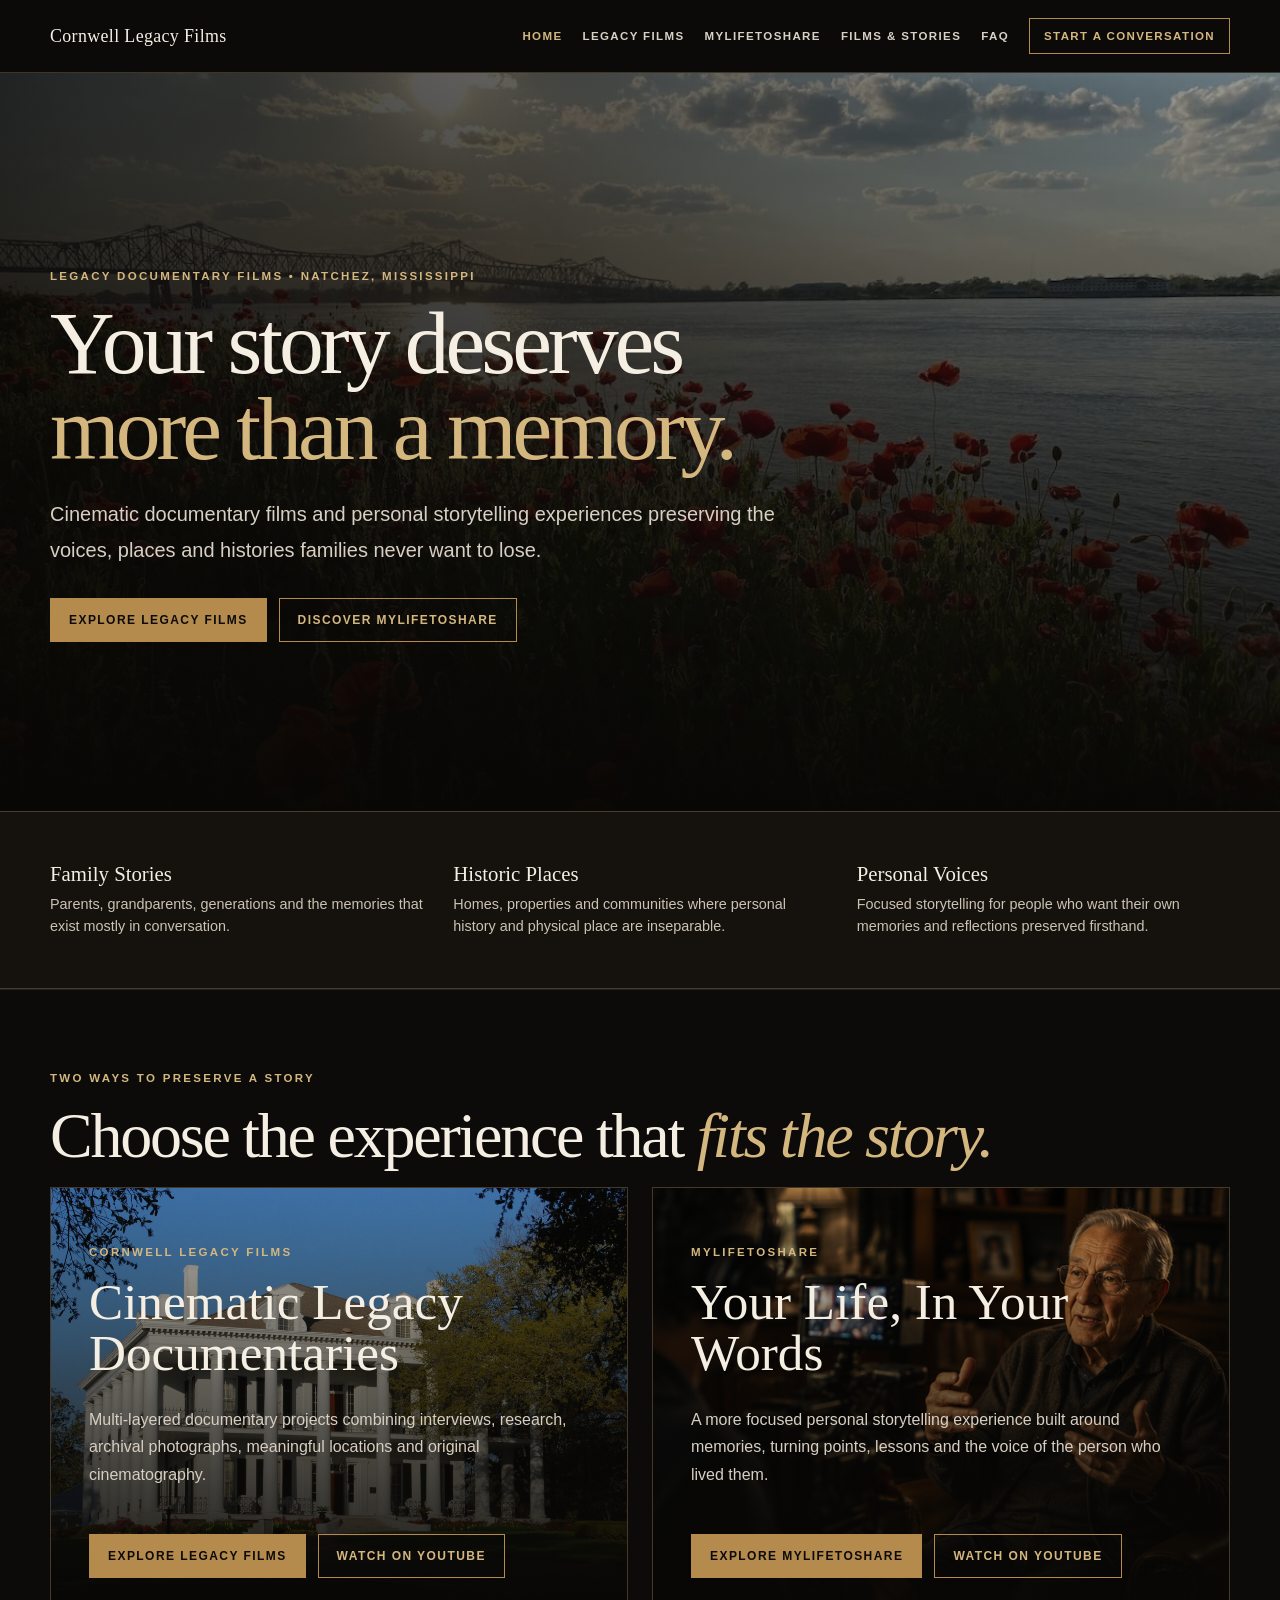
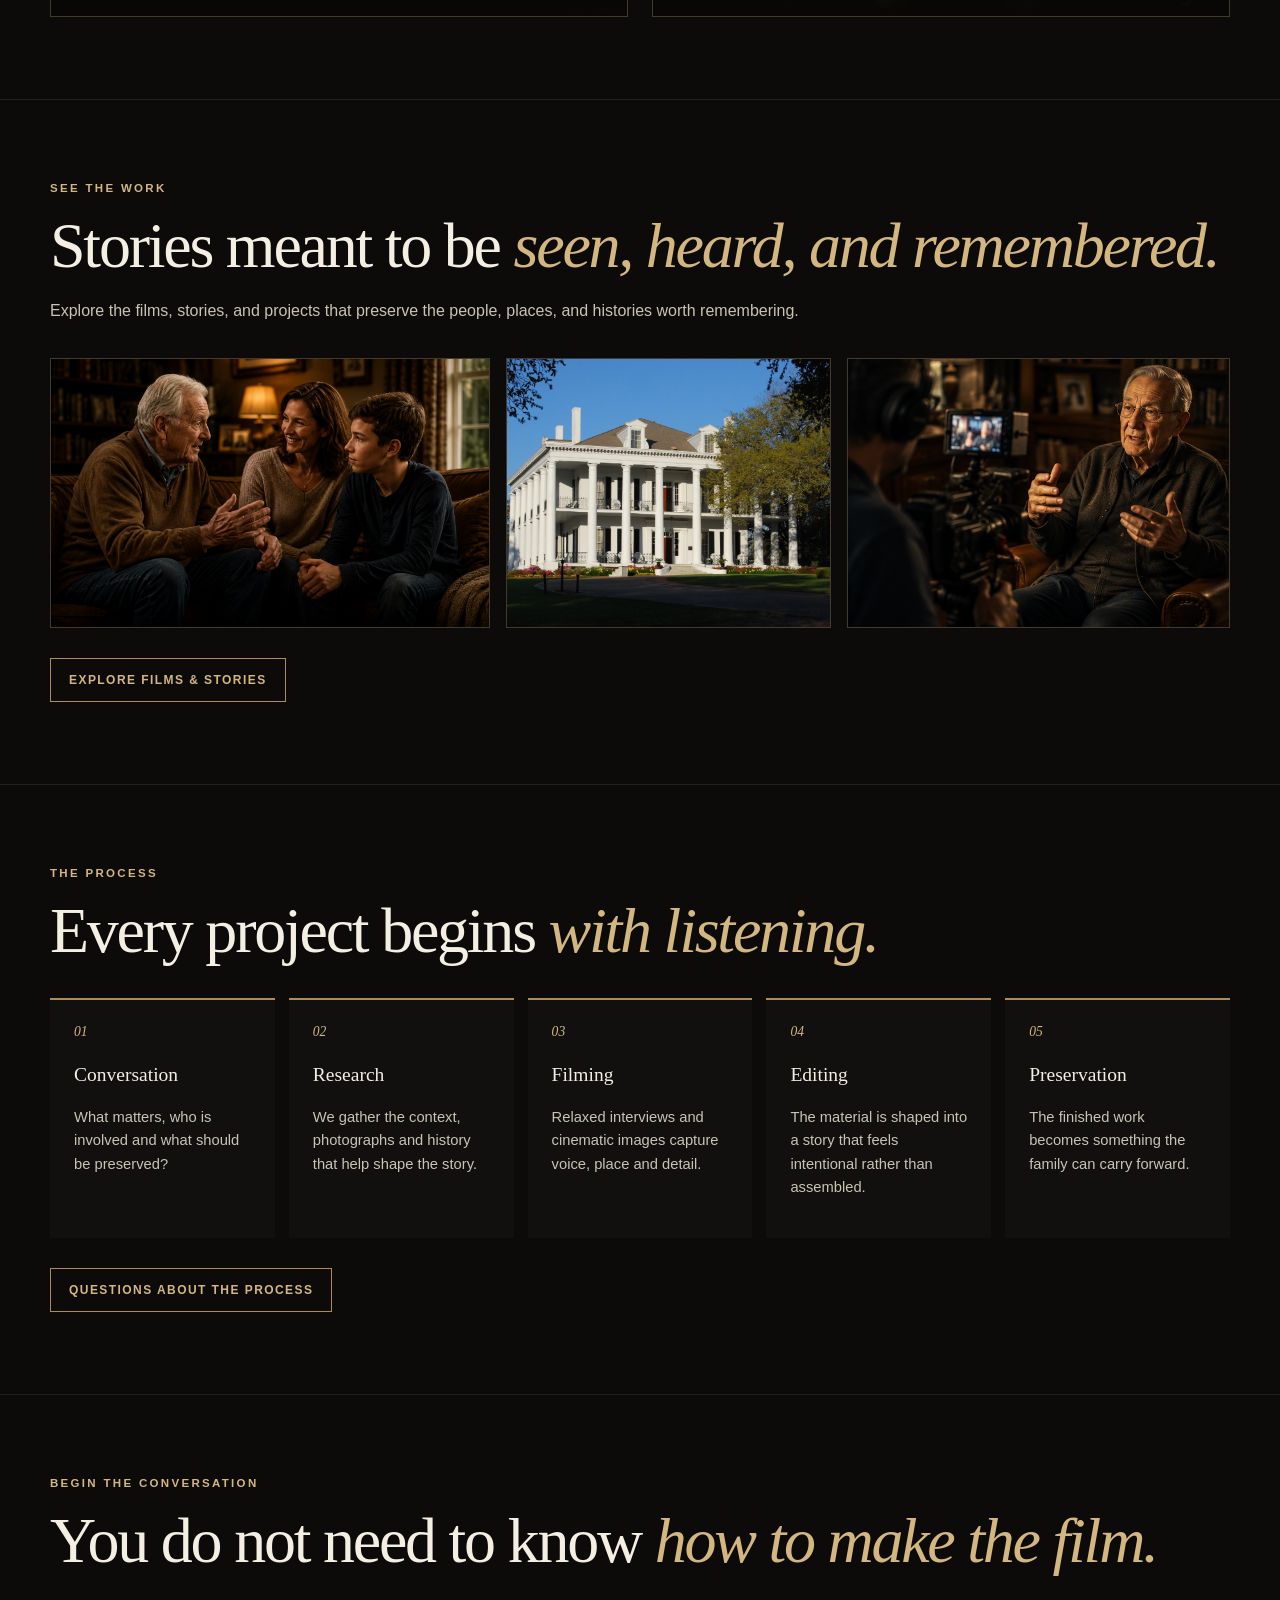
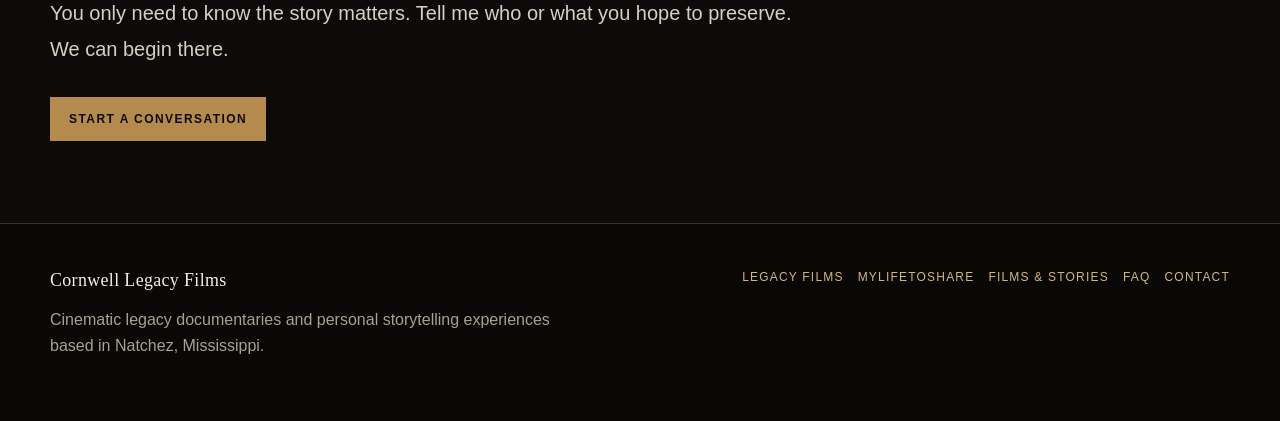
<file: index.html>
<!doctype html><html lang="en"><head><meta charset="utf-8"><meta name="viewport" content="width=device-width,initial-scale=1"><title>Cornwell Legacy Films | Preserve the Story</title><meta name="description" content="Cinematic legacy documentary films and personal storytelling experiences preserving families, historic places and life stories."><link rel="stylesheet" href="/assets/css/site.css?v=20260831-2"><link rel="stylesheet" href="/assets/css/pages.css?v=20260907-1">  <link rel="icon" type="image/png" sizes="32x32" href="/favicon-32x32.png">
  <link rel="icon" type="image/png" sizes="16x16" href="/favicon-16x16.png">
  <link rel="icon" type="image/png" href="/favicon.png">
  <link rel="apple-touch-icon" sizes="180x180" href="/apple-touch-icon.png">
</head><body><header class="site-header"><nav class="site-nav"><a class="site-brand" href="/">Cornwell Legacy Films</a><div class="site-links"><a href="/" aria-current="page">Home</a><a href="/legacy-films/">Legacy Films</a><a href="/my-life/">MyLifeToShare</a><a href="/films-stories/">Films & Stories</a><a href="/faq/">FAQ</a><a href="/contact/" class="site-cta">Start a Conversation</a></div></nav></header><main><section class="home-hero"><div class="shell"><span class="eyebrow">Legacy Documentary Films • Natchez, Mississippi</span><h1>Your story deserves <span>more than a memory.</span></h1><p class="lede">Cinematic documentary films and personal storytelling experiences preserving the voices, places and histories families never want to lose.</p><div class="actions"><a class="btn primary" href="/legacy-films/">Explore Legacy Films</a><a class="btn ghost" href="/my-life/">Discover MyLifeToShare</a></div></div></section><section class="feature-band"><div class="shell feature-row"><div><strong>Family Stories</strong><span>Parents, grandparents, generations and the memories that exist mostly in conversation.</span></div><div><strong>Historic Places</strong><span>Homes, properties and communities where personal history and physical place are inseparable.</span></div><div><strong>Personal Voices</strong><span>Focused storytelling for people who want their own memories and reflections preserved firsthand.</span></div></div></section><section class="section"><div class="shell"><span class="eyebrow">Two Ways to Preserve a Story</span><h2 class="section-title">Choose the experience that <em>fits the story.</em></h2><div class="grid-2"><article class="path-card path-card--historic"><span class="eyebrow">Cornwell Legacy Films</span><h2>Cinematic Legacy Documentaries</h2><p>Multi-layered documentary projects combining interviews, research, archival photographs, meaningful locations and original cinematography.</p><div class="actions"><a class="btn primary" href="/legacy-films/">Explore Legacy Films</a><a class="btn ghost" href="https://www.youtube.com/@CornwellLegacyFilms" target="_blank" rel="noopener">Watch on YouTube</a></div></article><article class="path-card path-card--voice"><span class="eyebrow">MyLifeToShare</span><h2>Your Life, In Your Words</h2><p>A more focused personal storytelling experience built around memories, turning points, lessons and the voice of the person who lived them.</p><div class="actions"><a class="btn primary" href="/my-life/">Explore MyLifeToShare</a><a class="btn ghost" href="https://www.youtube.com/@preserveyourlifestory" target="_blank" rel="noopener">Watch on YouTube</a></div></article></div></div></section><section class="section"><div class="shell"><span class="eyebrow">See the Work</span><h2 class="section-title">Stories meant to be <em>seen, heard, and remembered.</em></h2><p class="section-copy">Explore the films, stories, and projects that preserve the people, places, and histories worth remembering.</p><div class="image-strip"><figure><img src="/assets/images/clf-family-story.webp" alt="Family legacy storytelling"></figure><figure><img src="/assets/images/Dunleith-Historic-Inn-circe-1856_86372A84-B696-A59E-14787E7820AC18E5-863729ab93ed861.webp" alt="Historic Southern home"></figure><figure><img src="/assets/images/voice.webp" alt="Legacy interview storytelling"></figure></div><div class="actions"><a class="btn ghost" href="/films-stories/">Explore Films & Stories</a></div></div></section><section class="section"><div class="shell"><span class="eyebrow">The Process</span><h2 class="section-title">Every project begins <em>with listening.</em></h2><div class="steps"><div class="step"><h3>Conversation</h3><p>What matters, who is involved and what should be preserved?</p></div><div class="step"><h3>Research</h3><p>We gather the context, photographs and history that help shape the story.</p></div><div class="step"><h3>Filming</h3><p>Relaxed interviews and cinematic images capture voice, place and detail.</p></div><div class="step"><h3>Editing</h3><p>The material is shaped into a story that feels intentional rather than assembled.</p></div><div class="step"><h3>Preservation</h3><p>The finished work becomes something the family can carry forward.</p></div></div><div class="actions"><a class="btn ghost" href="/faq/">Questions About the Process</a></div></div></section><section class="section"><div class="shell"><span class="eyebrow">Begin the Conversation</span><h2 class="section-title">You do not need to know <em>how to make the film.</em></h2><p class="lede">You only need to know the story matters. Tell me who or what you hope to preserve. We can begin there.</p><div class="actions"><a class="btn primary" href="/contact/">Start a Conversation</a></div></div></section></main><footer class="site-footer"><div class="footer-inner"><div><div class="site-brand">Cornwell Legacy Films</div><p class="footer-copy">Cinematic legacy documentaries and personal storytelling experiences based in Natchez, Mississippi.</p></div><div class="footer-links"><a href="/legacy-films/">Legacy Films</a><a href="/my-life/">MyLifeToShare</a><a href="/films-stories/">Films & Stories</a><a href="/faq/">FAQ</a><a href="/contact/">Contact</a></div></div></footer><script src="/assets/js/site.js"></script></body></html>
</file>
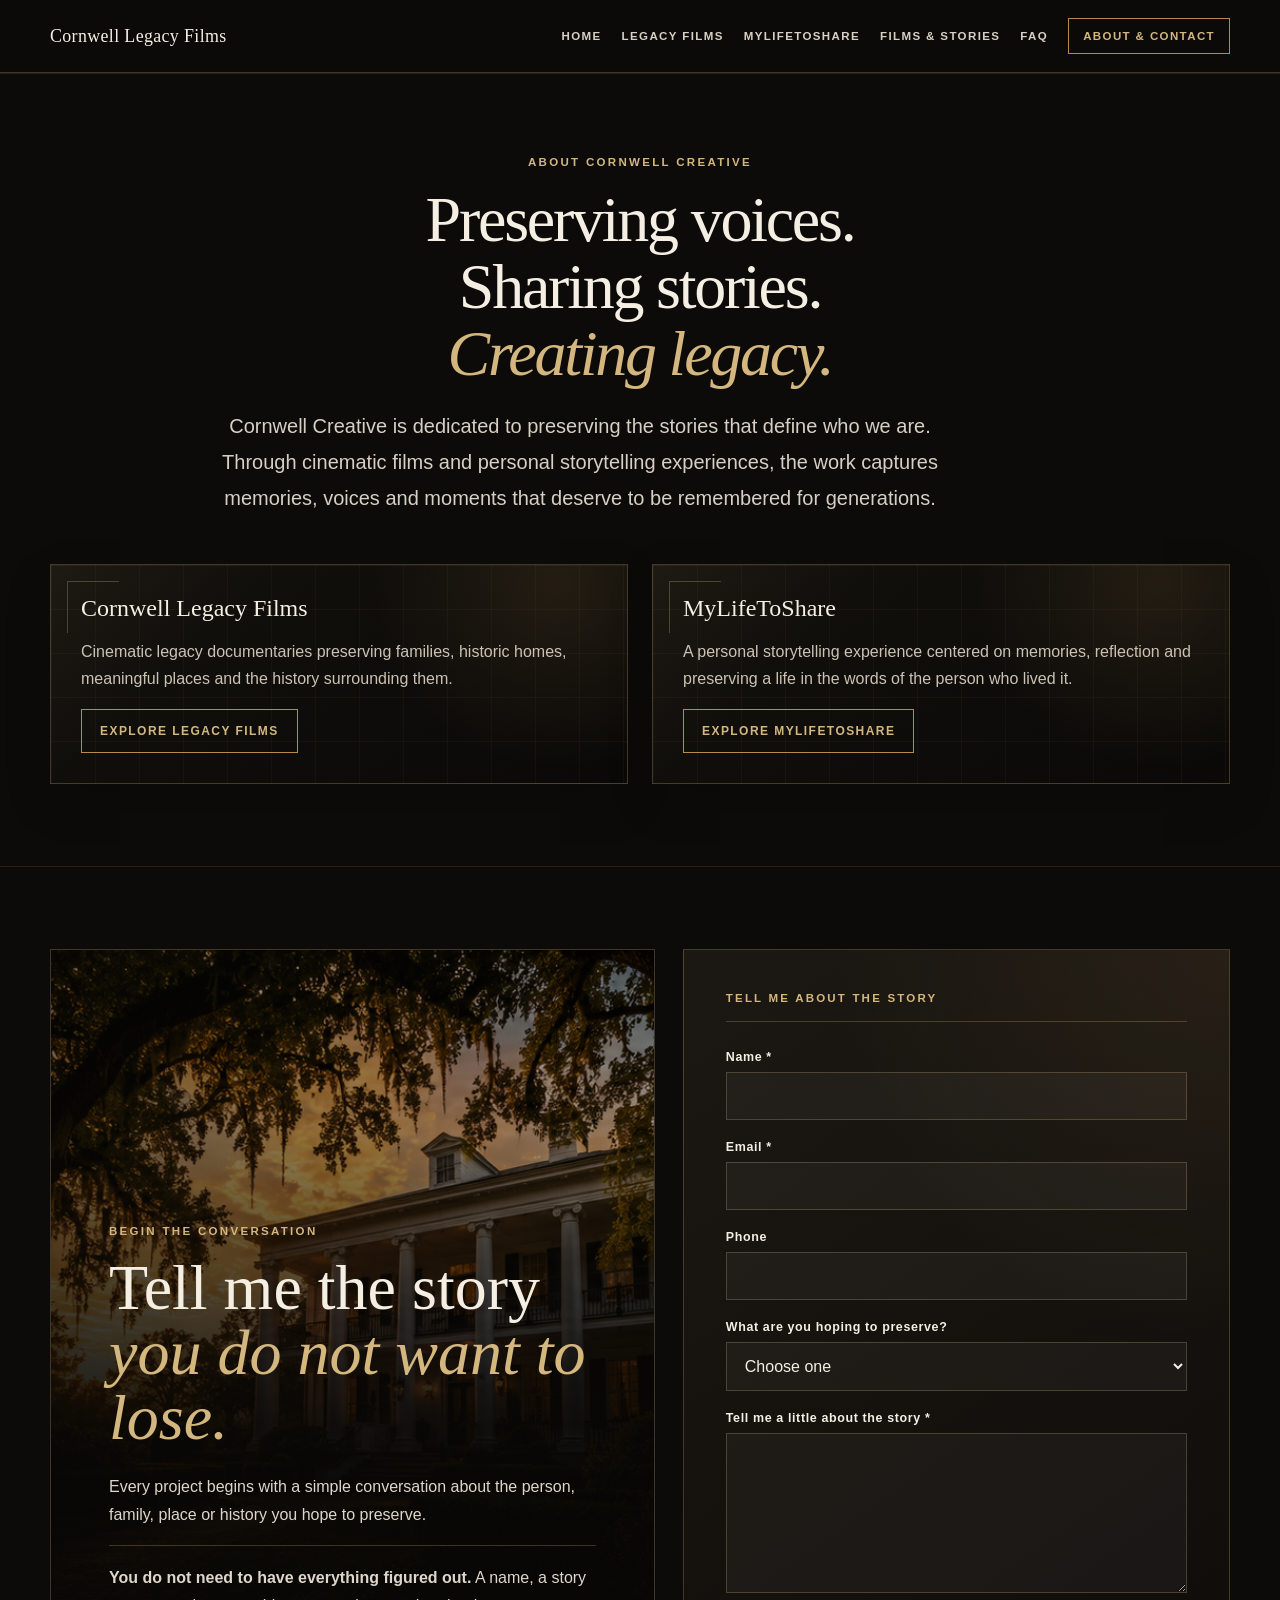
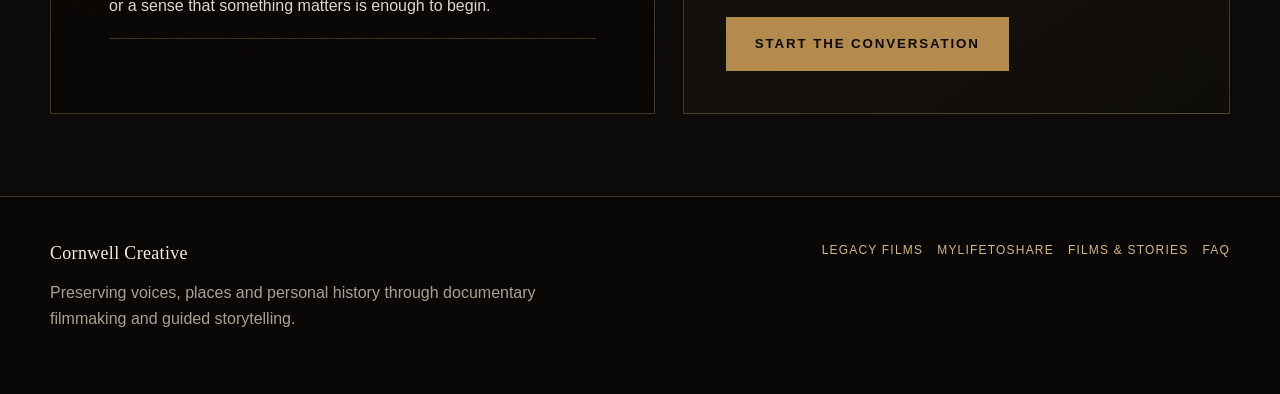
<file: contact/index.html>
<!doctype html><html lang="en"><head><meta charset="utf-8"><meta name="viewport" content="width=device-width,initial-scale=1"><title>About & Contact | Cornwell Legacy Films</title><meta name="description" content="Learn about Cornwell Creative and start a conversation about preserving your family story through a cinematic legacy film."><link rel="stylesheet" href="/assets/css/site.css?v=20260831-2"><link rel="stylesheet" href="/assets/css/pages.css?v=20260907-1">  <link rel="icon" type="image/png" sizes="32x32" href="/favicon-32x32.png">
  <link rel="icon" type="image/png" sizes="16x16" href="/favicon-16x16.png">
  <link rel="icon" type="image/png" href="/favicon.png">
  <link rel="apple-touch-icon" sizes="180x180" href="/apple-touch-icon.png">
</head><body><header class="site-header"><nav class="site-nav"><a class="site-brand" href="/">Cornwell Legacy Films</a><div class="site-links"><a href="/">Home</a><a href="/legacy-films/">Legacy Films</a><a href="/my-life/">MyLifeToShare</a><a href="/films-stories/">Films & Stories</a><a href="/faq/">FAQ</a><a href="/contact/" aria-current="page" class="site-cta">About & Contact</a></div></nav></header><main class="page"><section class="section"><div class="shell"><div class="about-intro"><span class="eyebrow">About Cornwell Creative</span><h1 class="section-title">Preserving voices.<br>Sharing stories.<br><em>Creating legacy.</em></h1><p class="lede">Cornwell Creative is dedicated to preserving the stories that define who we are. Through cinematic films and personal storytelling experiences, the work captures memories, voices and moments that deserve to be remembered for generations.</p></div><div class="grid-2 about-grid"><article class="card"><h2>Cornwell Legacy Films</h2><p>Cinematic legacy documentaries preserving families, historic homes, meaningful places and the history surrounding them.</p><a class="btn ghost" href="/legacy-films/">Explore Legacy Films</a></article><article class="card"><h2>MyLifeToShare</h2><p>A personal storytelling experience centered on memories, reflection and preserving a life in the words of the person who lived it.</p><a class="btn ghost" href="/my-life/">Explore MyLifeToShare</a></article></div></div></section><section class="section"><div class="shell contact-grid"><div class="story"><div><span class="eyebrow">Begin the Conversation</span><h2>Tell me the story <em>you do not want to lose.</em></h2><p>Every project begins with a simple conversation about the person, family, place or history you hope to preserve.</p><p class="promise"><strong>You do not need to have everything figured out.</strong> A name, a story or a sense that something matters is enough to begin.</p></div></div><div class="formbox"><h3>Tell me about the story</h3><form id="clf-contact-form"><div class="field"><label for="name">Name *</label><input id="name" name="name" required autocomplete="name"></div><div class="field"><label for="email">Email *</label><input id="email" name="email" type="email" required autocomplete="email"></div><div class="field"><label for="phone">Phone</label><input id="phone" name="phone" type="tel" autocomplete="tel"></div><div class="field"><label for="project">What are you hoping to preserve?</label><select id="project" name="project"><option value="">Choose one</option><option>Family Legacy Film</option><option>Historic Home or Property</option><option>MyLifeToShare — Personal Life Story</option><option>Other Story or Project</option></select></div><div class="field"><label for="message">Tell me a little about the story *</label><textarea id="message" name="message" required></textarea></div><button type="submit">Start the Conversation</button><div id="form-status" class="status" role="status" aria-live="polite"></div></form></div></div></section></main><footer class="site-footer"><div class="footer-inner"><div><div class="site-brand">Cornwell Creative</div><p class="footer-copy">Preserving voices, places and personal history through documentary filmmaking and guided storytelling.</p></div><div class="footer-links"><a href="/legacy-films/">Legacy Films</a><a href="/my-life/">MyLifeToShare</a><a href="/films-stories/">Films & Stories</a><a href="/faq/">FAQ</a></div></div></footer><script src="/assets/js/contact.js"></script><script src="/assets/js/site.js"></script></body></html>
</file>
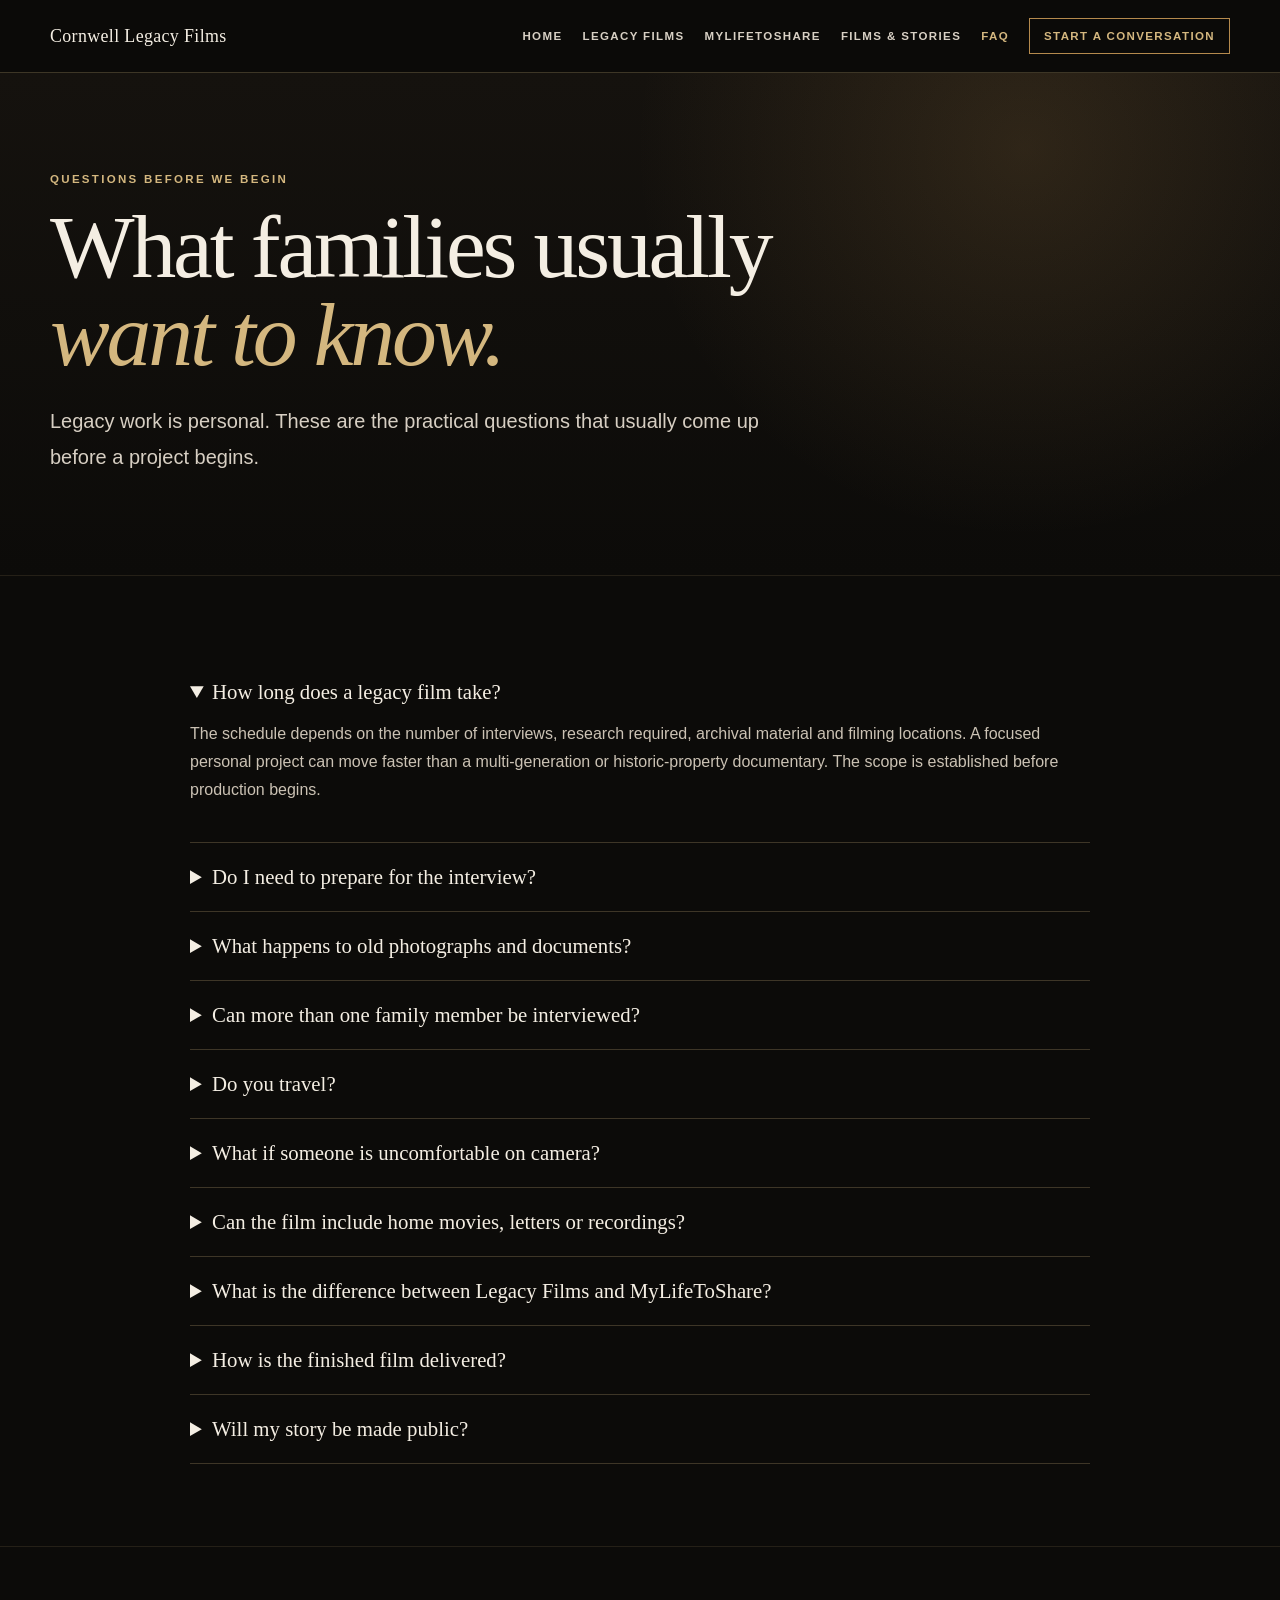
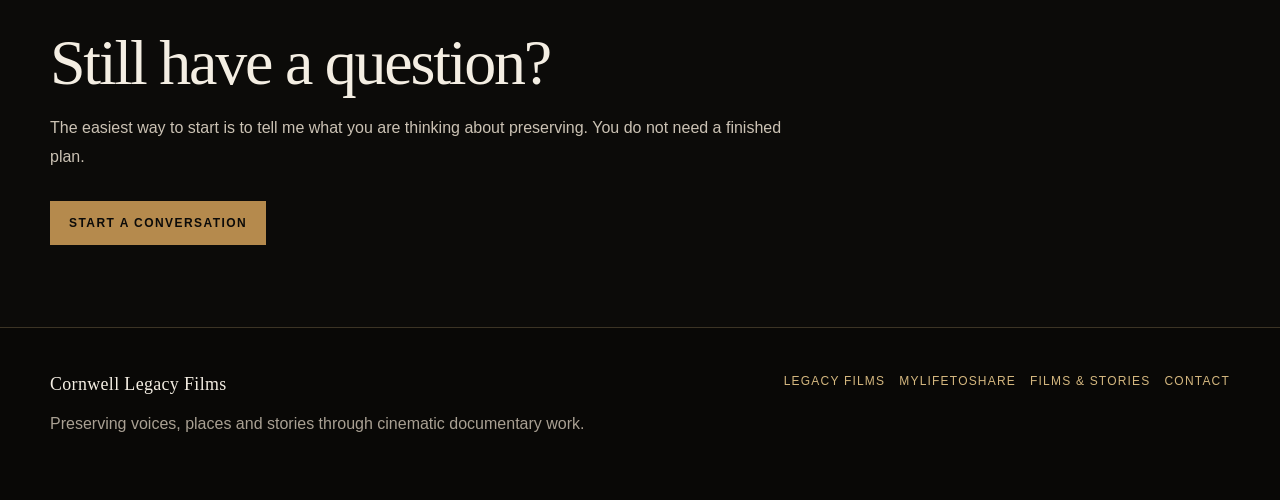
<file: faq/index.html>
<!doctype html><html lang="en"><head><meta charset="utf-8"><meta name="viewport" content="width=device-width,initial-scale=1"><title>FAQ | Cornwell Legacy Films</title><meta name="description" content="Answers about legacy film timelines, interviews, archival materials, travel, privacy and delivery."><link rel="stylesheet" href="/assets/css/site.css?v=20260831-2">  <link rel="icon" type="image/png" sizes="32x32" href="/favicon-32x32.png">
  <link rel="icon" type="image/png" sizes="16x16" href="/favicon-16x16.png">
  <link rel="icon" type="image/png" href="/favicon.png">
  <link rel="apple-touch-icon" sizes="180x180" href="/apple-touch-icon.png">
</head><body><header class="site-header"><nav class="site-nav"><a class="site-brand" href="/">Cornwell Legacy Films</a><div class="site-links"><a href="/">Home</a><a href="/legacy-films/">Legacy Films</a><a href="/my-life/">MyLifeToShare</a><a href="/films-stories/">Films & Stories</a><a href="/faq/" aria-current="page">FAQ</a><a href="/contact/" class="site-cta">Start a Conversation</a></div></nav></header><main class="page"><section class="hero"><div class="shell"><span class="eyebrow">Questions Before We Begin</span><h1>What families usually <em>want to know.</em></h1><p class="lede">Legacy work is personal. These are the practical questions that usually come up before a project begins.</p></div></section><section class="section"><div class="shell faq"><details open><summary>How long does a legacy film take?</summary><p>The schedule depends on the number of interviews, research required, archival material and filming locations. A focused personal project can move faster than a multi-generation or historic-property documentary. The scope is established before production begins.</p></details><details><summary>Do I need to prepare for the interview?</summary><p>No script is required. We use discovery conversations and a loose story map so the interview feels natural while still covering the memories that matter.</p></details><details><summary>What happens to old photographs and documents?</summary><p>Archival materials are handled carefully and used only as needed for the film. Whenever possible, material can be digitized rather than remaining away from the family longer than necessary.</p></details><details><summary>Can more than one family member be interviewed?</summary><p>Absolutely. Many stories become richer when several people remember the same event differently. The number of interviews is part of the project scope.</p></details><details><summary>Do you travel?</summary><p>Yes. Cornwell Legacy Films is based in Natchez, Mississippi, and travel can be built into a project when the story requires filming elsewhere.</p></details><details><summary>What if someone is uncomfortable on camera?</summary><p>That is common. Interviews are conversational, unhurried and designed around the person rather than a performance. The goal is to capture a real voice, not create an on-camera personality.</p></details><details><summary>Can the film include home movies, letters or recordings?</summary><p>Yes. Home movies, audio recordings, letters, newspaper clippings, family records and photographs can all help build the historical and emotional context of a film.</p></details><details><summary>What is the difference between Legacy Films and MyLifeToShare?</summary><p>Legacy Films are broader documentary projects that may combine multiple interviews, places, research and archival material. MyLifeToShare is a more focused personal storytelling experience centered on one person's memories and reflections.</p></details><details><summary>How is the finished film delivered?</summary><p>Delivery is matched to the project and family. Digital files and private viewing options can be included, with archival or physical delivery discussed during planning.</p></details><details><summary>Will my story be made public?</summary><p>Not automatically. Privacy and public use are discussed before production. A family legacy project does not have to become public-facing content.</p></details></div></section><section class="section"><div class="shell"><h2 class="section-title">Still have a question?</h2><p class="section-copy">The easiest way to start is to tell me what you are thinking about preserving. You do not need a finished plan.</p><div class="actions"><a class="btn primary" href="/contact/">Start a Conversation</a></div></div></section></main><footer class="site-footer"><div class="footer-inner"><div><div class="site-brand">Cornwell Legacy Films</div><p class="footer-copy">Preserving voices, places and stories through cinematic documentary work.</p></div><div class="footer-links"><a href="/legacy-films/">Legacy Films</a><a href="/my-life/">MyLifeToShare</a><a href="/films-stories/">Films & Stories</a><a href="/contact/">Contact</a></div></div></footer><script src="/assets/js/site.js"></script></body></html>
</file>
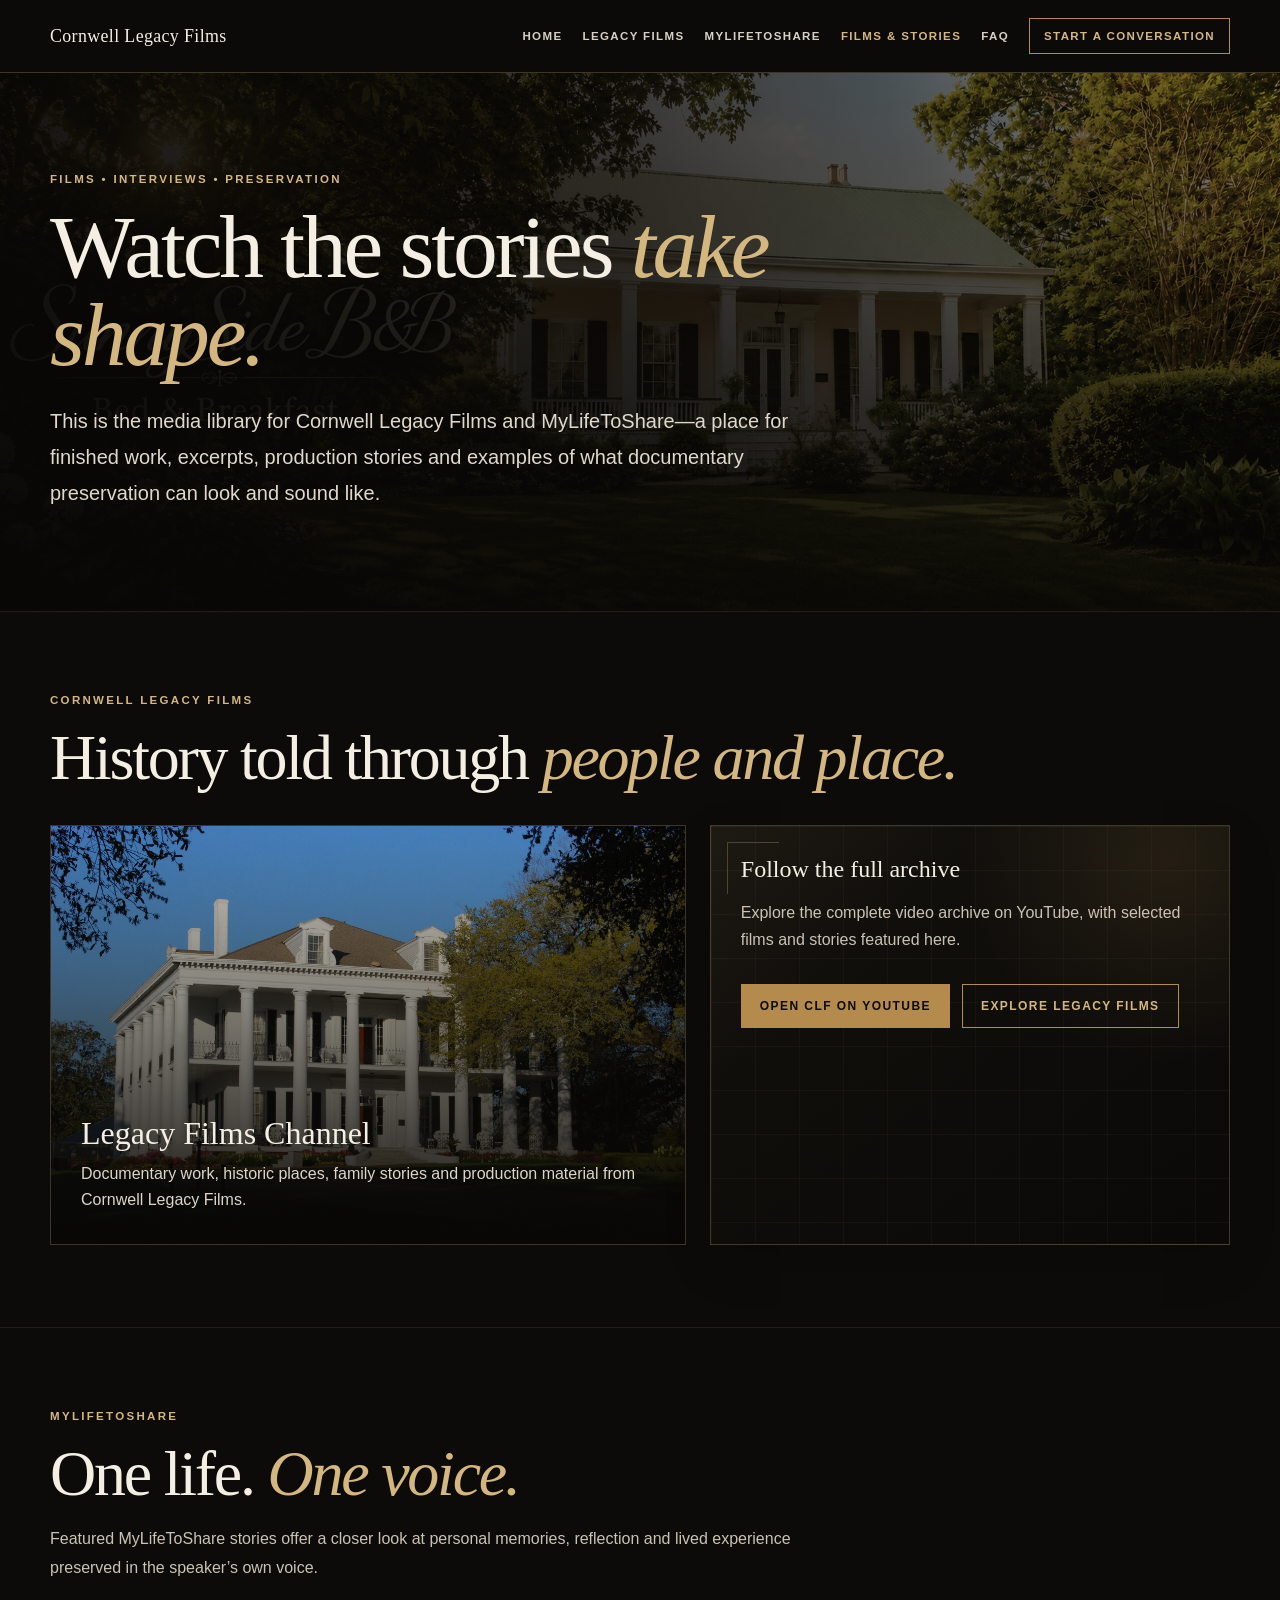
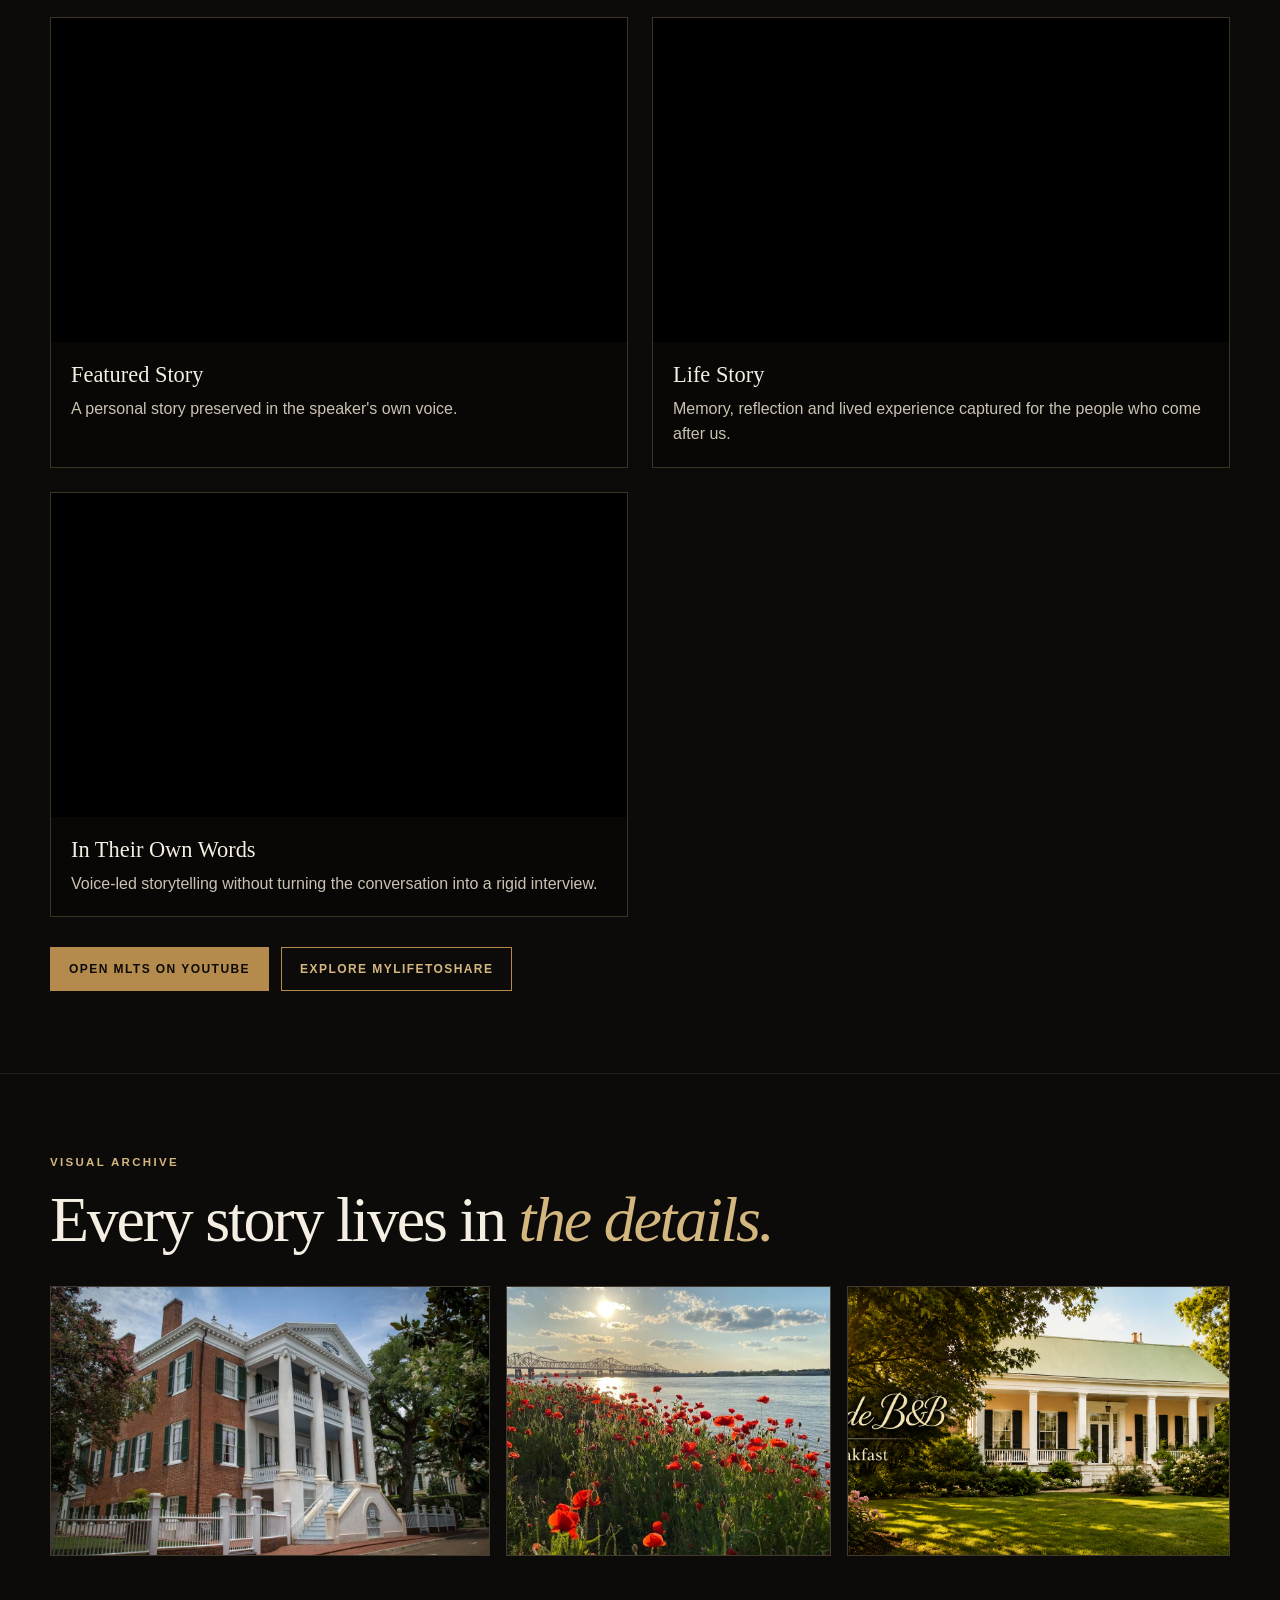
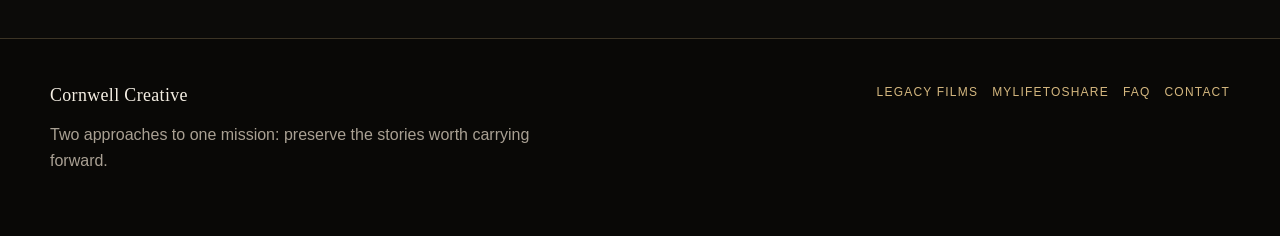
<file: films-stories/index.html>
<!doctype html><html lang="en"><head><meta charset="utf-8"><meta name="viewport" content="width=device-width,initial-scale=1"><title>Films & Stories | Cornwell Legacy Films</title><meta name="description" content="Watch legacy filmmaking, preservation work and personal storytelling from Cornwell Legacy Films and MyLifeToShare."><link rel="stylesheet" href="/assets/css/site.css?v=20260831-2"><link rel="stylesheet" href="/assets/css/pages.css?v=20260907-1">  <link rel="icon" type="image/png" sizes="32x32" href="/favicon-32x32.png">
  <link rel="icon" type="image/png" sizes="16x16" href="/favicon-16x16.png">
  <link rel="icon" type="image/png" href="/favicon.png">
  <link rel="apple-touch-icon" sizes="180x180" href="/apple-touch-icon.png">
</head><body><header class="site-header"><nav class="site-nav"><a class="site-brand" href="/">Cornwell Legacy Films</a><div class="site-links"><a href="/">Home</a><a href="/legacy-films/">Legacy Films</a><a href="/my-life/">MyLifeToShare</a><a href="/films-stories/" aria-current="page">Films & Stories</a><a href="/faq/">FAQ</a><a href="/contact/" class="site-cta">Start a Conversation</a></div></nav></header><main class="page"><section class="hero has-image hero--community"><div class="shell"><span class="eyebrow">Films • Interviews • Preservation</span><h1>Watch the stories <em>take shape.</em></h1><p class="lede">This is the media library for Cornwell Legacy Films and MyLifeToShare—a place for finished work, excerpts, production stories and examples of what documentary preservation can look and sound like.</p></div></section><section class="section"><div class="shell"><span class="eyebrow">Cornwell Legacy Films</span><h2 class="section-title">History told through <em>people and place.</em></h2><div class="channel-showcase"><article class="channel-visual channel-visual--historic"><div><h3>Legacy Films Channel</h3><p>Documentary work, historic places, family stories and production material from Cornwell Legacy Films.</p></div></article><article class="card"><h2>Follow the full archive</h2><p>Explore the complete video archive on YouTube, with selected films and stories featured here.</p><div class="actions"><a class="btn primary" href="https://www.youtube.com/@CornwellLegacyFilms" target="_blank" rel="noopener">Open CLF on YouTube</a><a class="btn ghost" href="/legacy-films/">Explore Legacy Films</a></div></article></div></div></section><section class="section"><div class="shell"><span class="eyebrow">MyLifeToShare</span><h2 class="section-title">One life. <em>One voice.</em></h2><p class="section-copy">Featured MyLifeToShare stories offer a closer look at personal memories, reflection and lived experience preserved in the speaker’s own voice.</p><div class="video-grid"><article class="video-card"><iframe class="video-frame" src="https://www.youtube-nocookie.com/embed/-DAY63Se7oM" title="MyLifeToShare featured story" loading="lazy" allow="accelerometer; autoplay; clipboard-write; encrypted-media; gyroscope; picture-in-picture; web-share" allowfullscreen></iframe><div class="video-meta"><h3>Featured Story</h3><p>A personal story preserved in the speaker's own voice.</p></div></article><article class="video-card"><iframe class="video-frame" src="https://www.youtube-nocookie.com/embed/wyhi0QWE7mI" title="MyLifeToShare featured story" loading="lazy" allow="accelerometer; autoplay; clipboard-write; encrypted-media; gyroscope; picture-in-picture; web-share" allowfullscreen></iframe><div class="video-meta"><h3>Life Story</h3><p>Memory, reflection and lived experience captured for the people who come after us.</p></div></article><article class="video-card"><iframe class="video-frame" src="https://www.youtube-nocookie.com/embed/P7P07lEa8Xs" title="MyLifeToShare featured story" loading="lazy" allow="accelerometer; autoplay; clipboard-write; encrypted-media; gyroscope; picture-in-picture; web-share" allowfullscreen></iframe><div class="video-meta"><h3>In Their Own Words</h3><p>Voice-led storytelling without turning the conversation into a rigid interview.</p></div></article></div><div class="actions"><a class="btn primary" href="https://www.youtube.com/@preserveyourlifestory" target="_blank" rel="noopener">Open MLTS on YouTube</a><a class="btn ghost" href="/my-life/">Explore MyLifeToShare</a></div></div></section><section class="section"><div class="shell"><span class="eyebrow">Visual Archive</span><h2 class="section-title">Every story lives in <em>the details.</em></h2><div class="image-strip"><figure><img src="/assets/images/043dce9e-6d61-4ad8-bb93-865dff08e055.webp" alt="Cornwell Creative storytelling imagery"></figure><figure><img src="/assets/images/SBALL-NatchezMS-Poppies-Bridge-FEAT.webp" alt="Natchez Mississippi visual storytelling imagery"></figure><figure><img src="/assets/images/724368837_1681577867310730_7295634594789059687_n.webp" alt="Cornwell Creative project imagery"></figure></div></div></section></main><footer class="site-footer"><div class="footer-inner"><div><div class="site-brand">Cornwell Creative</div><p class="footer-copy">Two approaches to one mission: preserve the stories worth carrying forward.</p></div><div class="footer-links"><a href="/legacy-films/">Legacy Films</a><a href="/my-life/">MyLifeToShare</a><a href="/faq/">FAQ</a><a href="/contact/">Contact</a></div></div></footer><script src="/assets/js/site.js"></script></body></html>
</file>
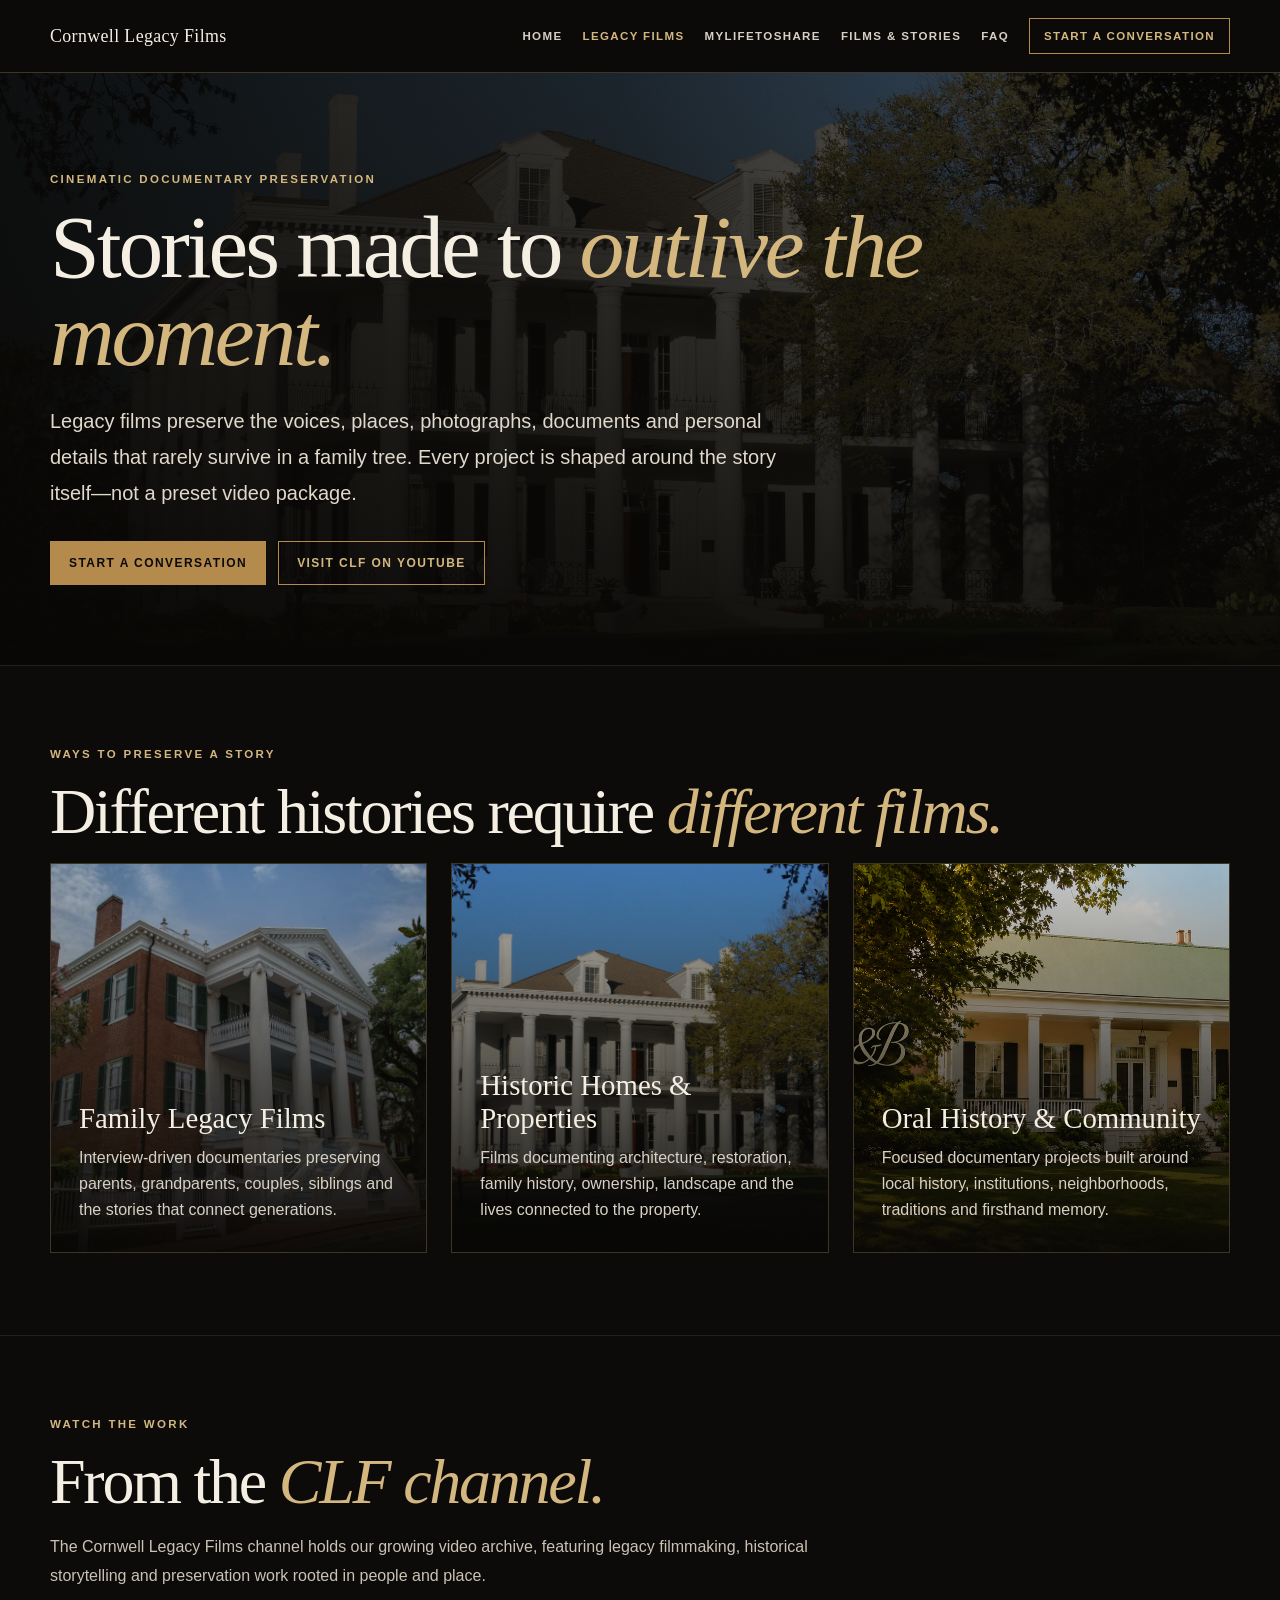
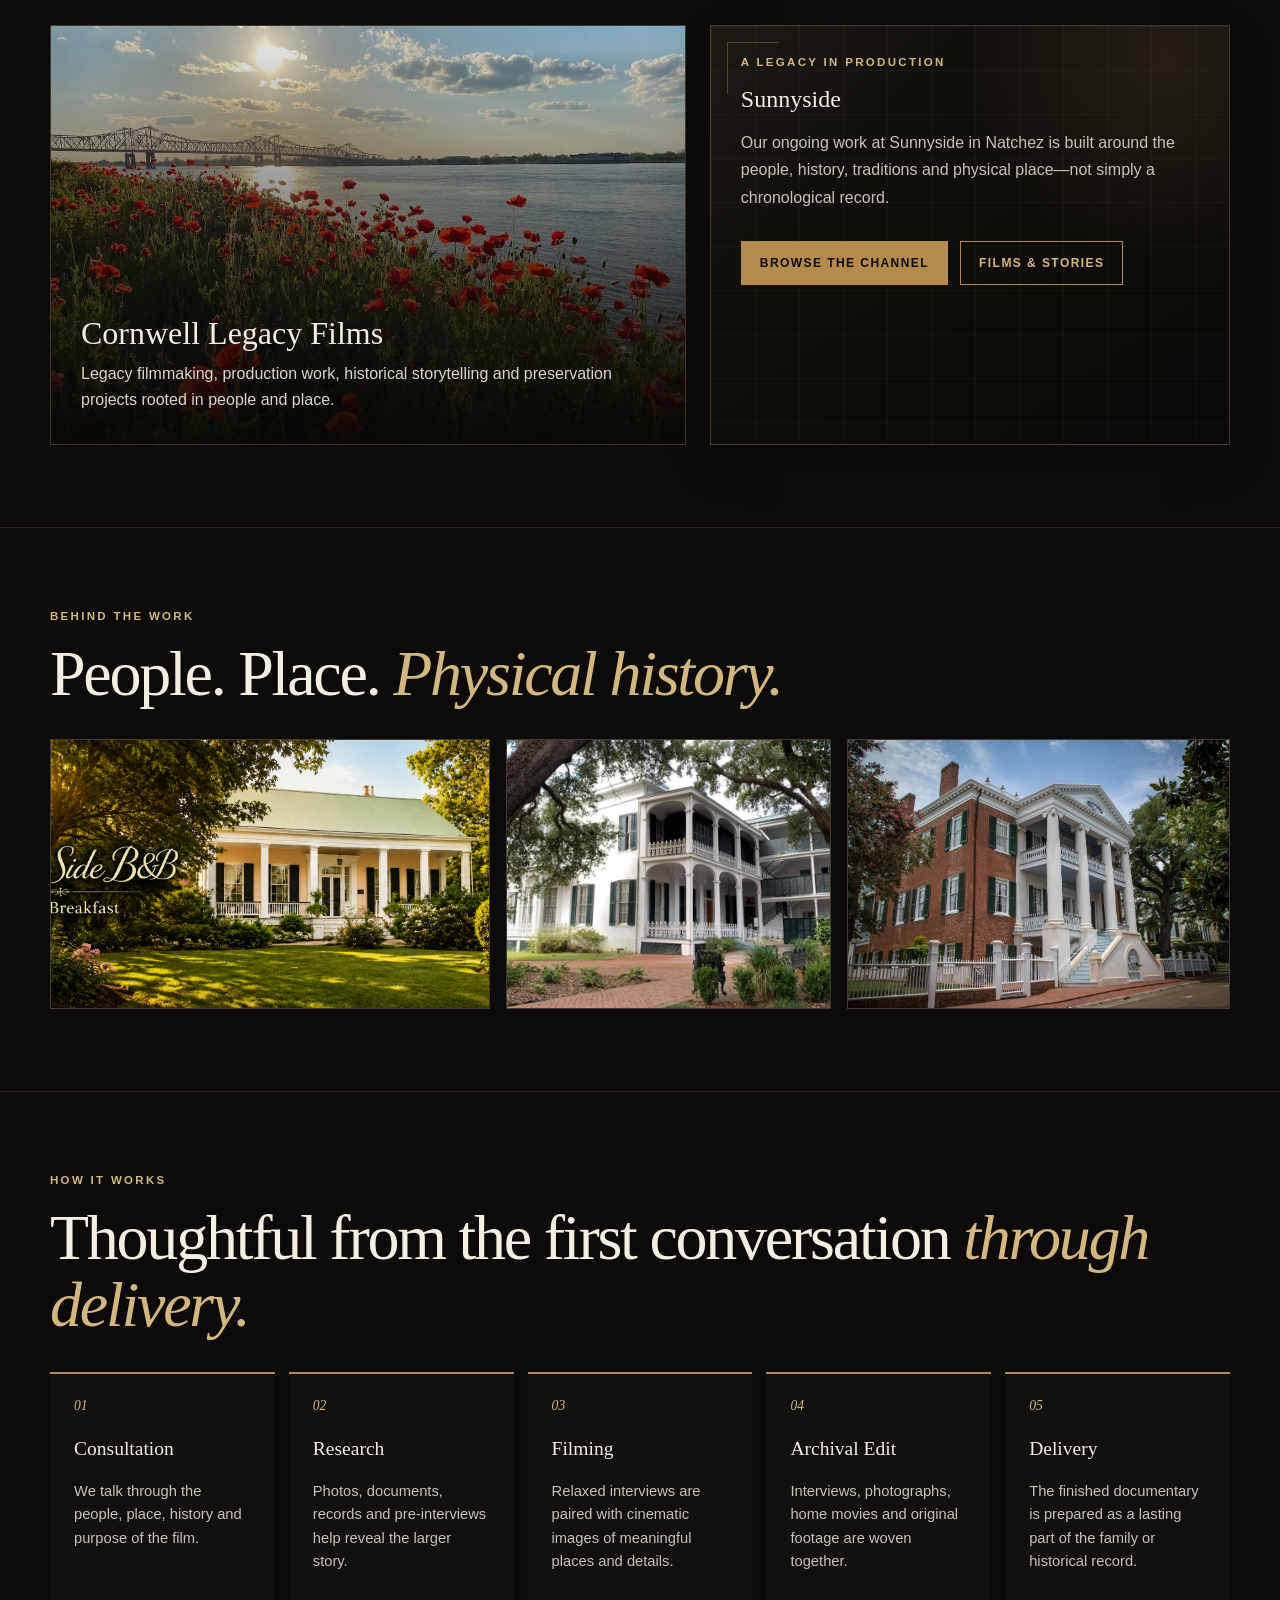
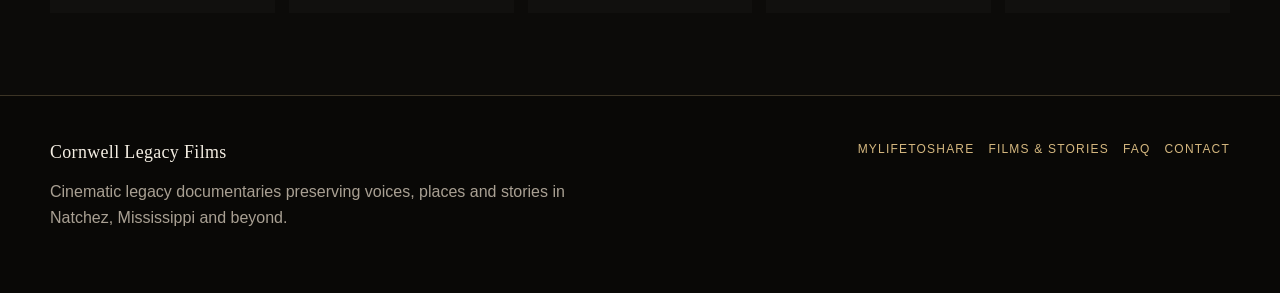
<file: legacy-films/index.html>
<!doctype html><html lang="en"><head><meta charset="utf-8"><meta name="viewport" content="width=device-width,initial-scale=1"><title>Legacy Films | Cornwell Legacy Films</title><meta name="description" content="Cinematic legacy documentaries preserving family stories, historic homes, oral histories and meaningful places."><link rel="stylesheet" href="/assets/css/site.css?v=20260831-2"><link rel="stylesheet" href="/assets/css/pages.css?v=20260907-1">  <link rel="icon" type="image/png" sizes="32x32" href="/favicon-32x32.png">
  <link rel="icon" type="image/png" sizes="16x16" href="/favicon-16x16.png">
  <link rel="icon" type="image/png" href="/favicon.png">
  <link rel="apple-touch-icon" sizes="180x180" href="/apple-touch-icon.png">
</head><body><header class="site-header"><nav class="site-nav"><a class="site-brand" href="/">Cornwell Legacy Films</a><div class="site-links"><a href="/">Home</a><a href="/legacy-films/" aria-current="page">Legacy Films</a><a href="/my-life/">MyLifeToShare</a><a href="/films-stories/">Films & Stories</a><a href="/faq/">FAQ</a><a href="/contact/" class="site-cta">Start a Conversation</a></div></nav></header><main class="page"><section class="hero has-image hero--historic"><div class="shell"><span class="eyebrow">Cinematic Documentary Preservation</span><h1>Stories made to <em>outlive the moment.</em></h1><p class="lede">Legacy films preserve the voices, places, photographs, documents and personal details that rarely survive in a family tree. Every project is shaped around the story itself—not a preset video package.</p><div class="actions"><a class="btn primary" href="/contact/">Start a Conversation</a><a class="btn ghost" href="https://www.youtube.com/@CornwellLegacyFilms" target="_blank" rel="noopener">Visit CLF on YouTube</a></div></div></section><section class="section"><div class="shell"><span class="eyebrow">Ways to Preserve a Story</span><h2 class="section-title">Different histories require <em>different films.</em></h2><div class="grid-3"><article class="image-card image-card--family"><div><h3>Family Legacy Films</h3><p>Interview-driven documentaries preserving parents, grandparents, couples, siblings and the stories that connect generations.</p></div></article><article class="image-card image-card--historic"><div><h3>Historic Homes & Properties</h3><p>Films documenting architecture, restoration, family history, ownership, landscape and the lives connected to the property.</p></div></article><article class="image-card image-card--community"><div><h3>Oral History & Community</h3><p>Focused documentary projects built around local history, institutions, neighborhoods, traditions and firsthand memory.</p></div></article></div></div></section><section class="section"><div class="shell"><span class="eyebrow">Watch the Work</span><h2 class="section-title">From the <em>CLF channel.</em></h2><p class="section-copy">The Cornwell Legacy Films channel holds our growing video archive, featuring legacy filmmaking, historical storytelling and preservation work rooted in people and place.</p><div class="channel-showcase"><article class="channel-visual channel-visual--natchez"><div><h3>Cornwell Legacy Films</h3><p>Legacy filmmaking, production work, historical storytelling and preservation projects rooted in people and place.</p></div></article><article class="card"><span class="eyebrow">A Legacy in Production</span><h2>Sunnyside</h2><p>Our ongoing work at Sunnyside in Natchez is built around the people, history, traditions and physical place—not simply a chronological record.</p><div class="actions"><a class="btn primary" href="https://www.youtube.com/@CornwellLegacyFilms" target="_blank" rel="noopener">Browse the Channel</a><a class="btn ghost" href="/films-stories/">Films & Stories</a></div></article></div></div></section><section class="section"><div class="shell"><span class="eyebrow">Behind the Work</span><h2 class="section-title">People. Place. <em>Physical history.</em></h2><div class="image-strip"><figure><img src="/assets/images/724368837_1681577867310730_7295634594789059687_n.webp" alt="Cornwell Legacy Films project imagery"></figure><figure><img src="/assets/images/0A67AE25-C4FC-4264-A158-695F0E39A61A-768x1024.webp" alt="Cornwell Legacy Films storytelling imagery"></figure><figure><img src="/assets/images/043dce9e-6d61-4ad8-bb93-865dff08e055.webp" alt="Cornwell Legacy Films archival imagery"></figure></div></div></section><section class="section"><div class="shell"><span class="eyebrow">How It Works</span><h2 class="section-title">Thoughtful from the first conversation <em>through delivery.</em></h2><div class="steps"><div class="step"><h3>Consultation</h3><p>We talk through the people, place, history and purpose of the film.</p></div><div class="step"><h3>Research</h3><p>Photos, documents, records and pre-interviews help reveal the larger story.</p></div><div class="step"><h3>Filming</h3><p>Relaxed interviews are paired with cinematic images of meaningful places and details.</p></div><div class="step"><h3>Archival Edit</h3><p>Interviews, photographs, home movies and original footage are woven together.</p></div><div class="step"><h3>Delivery</h3><p>The finished documentary is prepared as a lasting part of the family or historical record.</p></div></div></div></section></main><footer class="site-footer"><div class="footer-inner"><div><div class="site-brand">Cornwell Legacy Films</div><p class="footer-copy">Cinematic legacy documentaries preserving voices, places and stories in Natchez, Mississippi and beyond.</p></div><div class="footer-links"><a href="/my-life/">MyLifeToShare</a><a href="/films-stories/">Films & Stories</a><a href="/faq/">FAQ</a><a href="/contact/">Contact</a></div></div></footer><script src="/assets/js/site.js"></script></body></html>
</file>
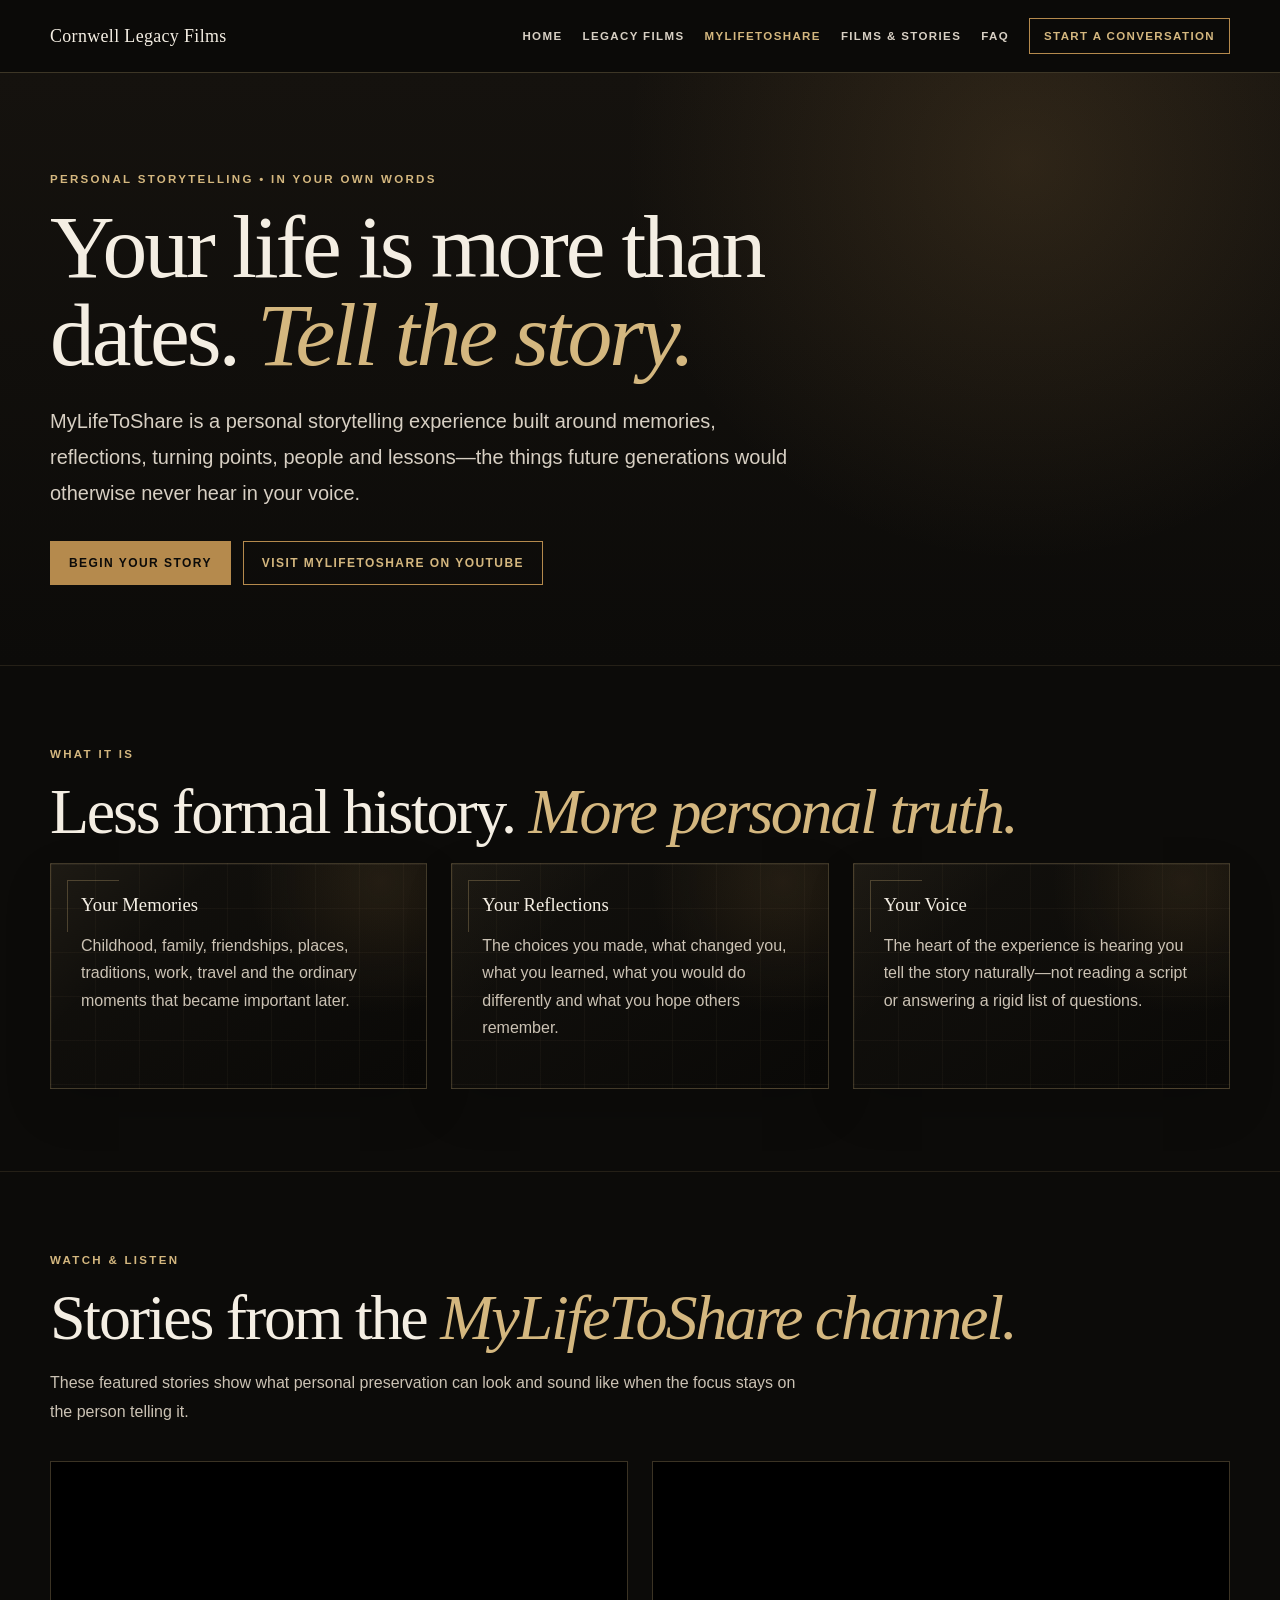
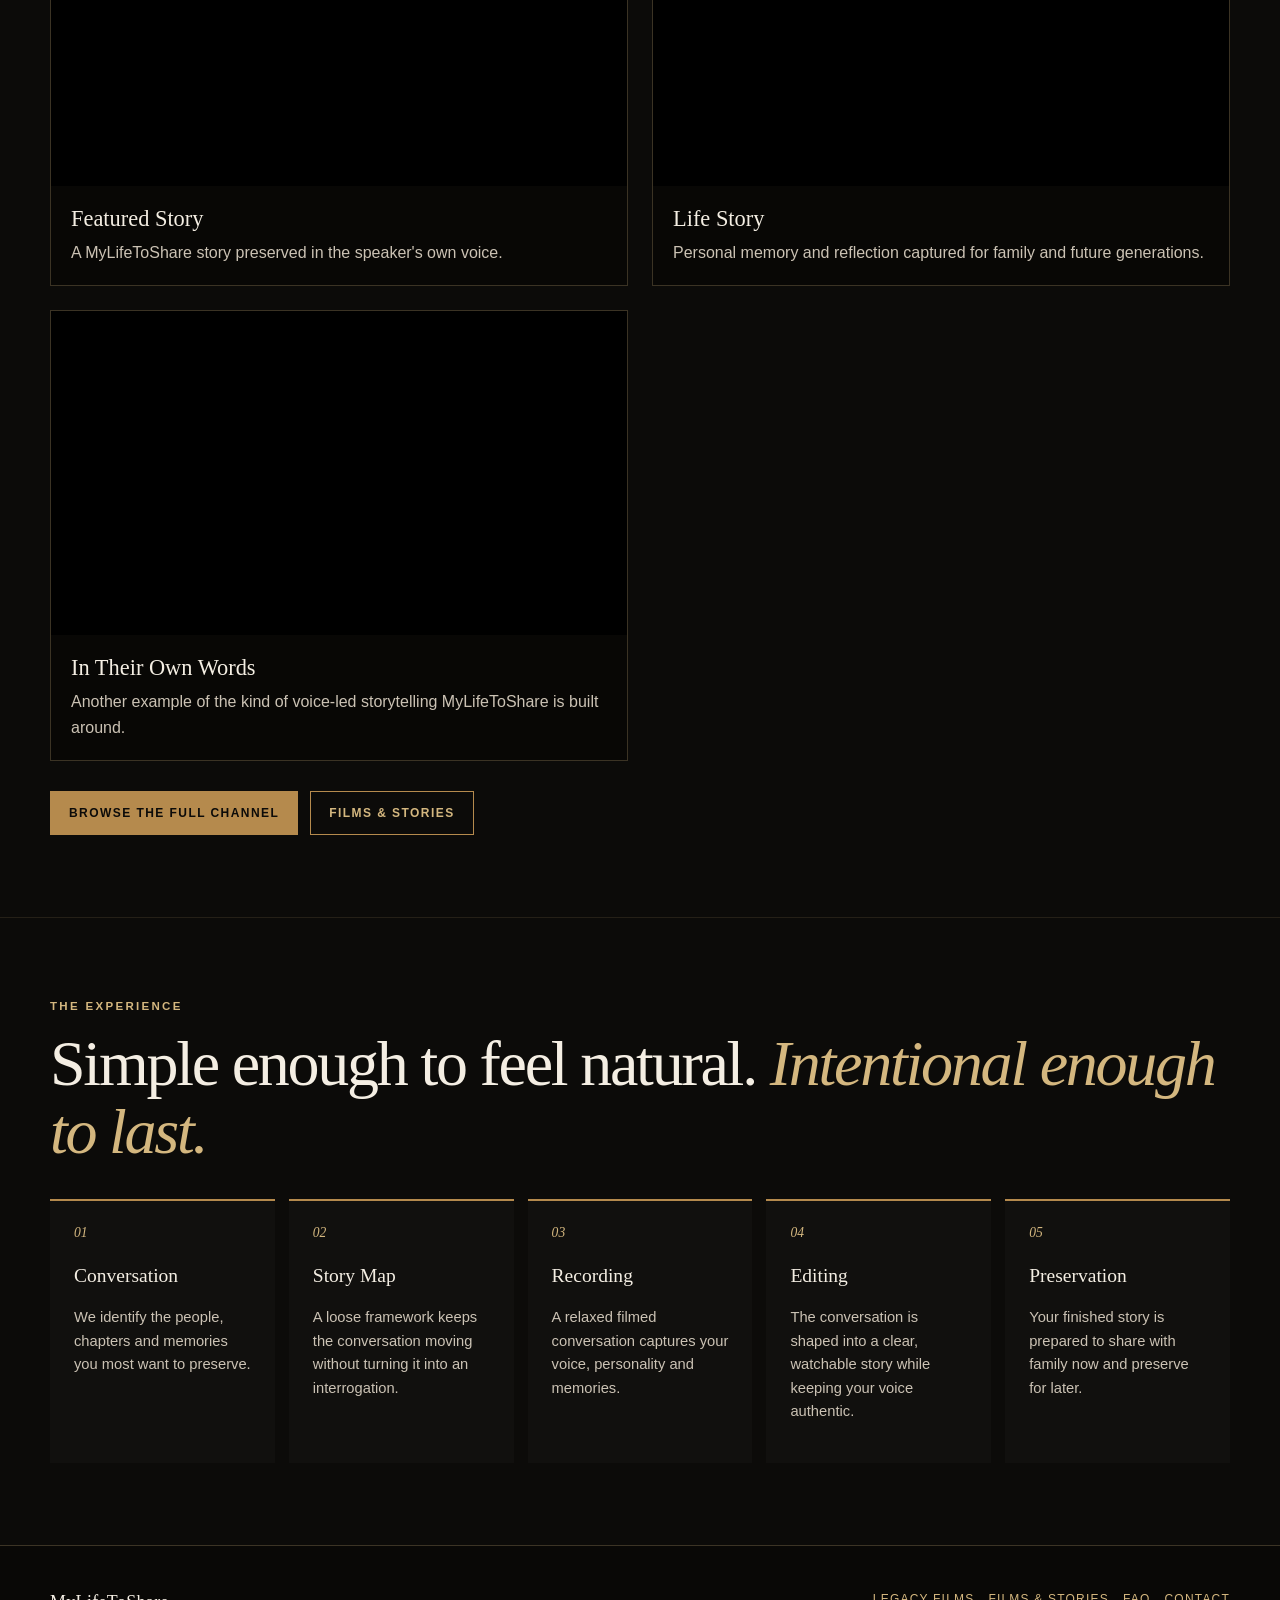
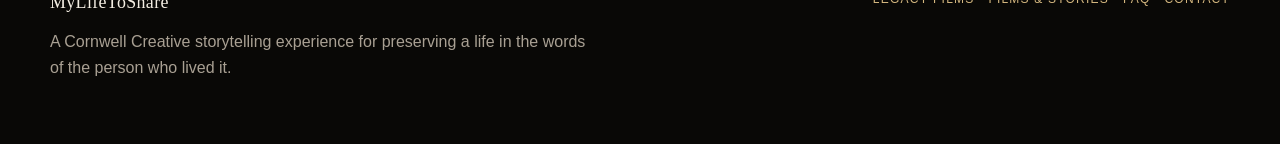
<file: my-life/index.html>
<!doctype html><html lang="en"><head><meta charset="utf-8"><meta name="viewport" content="width=device-width,initial-scale=1"><title>MyLifeToShare | Cornwell Creative</title><meta name="description" content="A personal storytelling experience preserving memories, reflections and life lessons in your own words."><link rel="stylesheet" href="/assets/css/site.css?v=20260831-2">  <link rel="icon" type="image/png" sizes="32x32" href="/favicon-32x32.png">
  <link rel="icon" type="image/png" sizes="16x16" href="/favicon-16x16.png">
  <link rel="icon" type="image/png" href="/favicon.png">
  <link rel="apple-touch-icon" sizes="180x180" href="/apple-touch-icon.png">
</head><body><header class="site-header"><nav class="site-nav"><a class="site-brand" href="/">Cornwell Legacy Films</a><div class="site-links"><a href="/">Home</a><a href="/legacy-films/">Legacy Films</a><a href="/my-life/" aria-current="page">MyLifeToShare</a><a href="/films-stories/">Films & Stories</a><a href="/faq/">FAQ</a><a href="/contact/" class="site-cta">Start a Conversation</a></div></nav></header><main class="page"><section class="hero"><div class="shell"><span class="eyebrow">Personal Storytelling • In Your Own Words</span><h1>Your life is more than dates. <em>Tell the story.</em></h1><p class="lede">MyLifeToShare is a personal storytelling experience built around memories, reflections, turning points, people and lessons—the things future generations would otherwise never hear in your voice.</p><div class="actions"><a class="btn primary" href="/contact/">Begin Your Story</a><a class="btn ghost" href="https://www.youtube.com/@preserveyourlifestory" target="_blank" rel="noopener">Visit MyLifeToShare on YouTube</a></div></div></section><section class="section"><div class="shell"><span class="eyebrow">What It Is</span><h2 class="section-title">Less formal history. <em>More personal truth.</em></h2><div class="grid-3"><article class="card"><h3>Your Memories</h3><p>Childhood, family, friendships, places, traditions, work, travel and the ordinary moments that became important later.</p></article><article class="card"><h3>Your Reflections</h3><p>The choices you made, what changed you, what you learned, what you would do differently and what you hope others remember.</p></article><article class="card"><h3>Your Voice</h3><p>The heart of the experience is hearing you tell the story naturally—not reading a script or answering a rigid list of questions.</p></article></div></div></section><section class="section"><div class="shell"><span class="eyebrow">Watch & Listen</span><h2 class="section-title">Stories from the <em>MyLifeToShare channel.</em></h2><p class="section-copy">These featured stories show what personal preservation can look and sound like when the focus stays on the person telling it.</p><div class="video-grid"><article class="video-card"><iframe class="video-frame" src="https://www.youtube-nocookie.com/embed/-DAY63Se7oM" title="MyLifeToShare featured story" loading="lazy" allow="accelerometer; autoplay; clipboard-write; encrypted-media; gyroscope; picture-in-picture; web-share" allowfullscreen></iframe><div class="video-meta"><h3>Featured Story</h3><p>A MyLifeToShare story preserved in the speaker's own voice.</p></div></article><article class="video-card"><iframe class="video-frame" src="https://www.youtube-nocookie.com/embed/wyhi0QWE7mI" title="MyLifeToShare featured story" loading="lazy" allow="accelerometer; autoplay; clipboard-write; encrypted-media; gyroscope; picture-in-picture; web-share" allowfullscreen></iframe><div class="video-meta"><h3>Life Story</h3><p>Personal memory and reflection captured for family and future generations.</p></div></article><article class="video-card"><iframe class="video-frame" src="https://www.youtube-nocookie.com/embed/P7P07lEa8Xs" title="MyLifeToShare featured story" loading="lazy" allow="accelerometer; autoplay; clipboard-write; encrypted-media; gyroscope; picture-in-picture; web-share" allowfullscreen></iframe><div class="video-meta"><h3>In Their Own Words</h3><p>Another example of the kind of voice-led storytelling MyLifeToShare is built around.</p></div></article></div><div class="actions"><a class="btn primary" href="https://www.youtube.com/@preserveyourlifestory" target="_blank" rel="noopener">Browse the Full Channel</a><a class="btn ghost" href="/films-stories/">Films & Stories</a></div></div></section><section class="section"><div class="shell"><span class="eyebrow">The Experience</span><h2 class="section-title">Simple enough to feel natural. <em>Intentional enough to last.</em></h2><div class="steps"><div class="step"><h3>Conversation</h3><p>We identify the people, chapters and memories you most want to preserve.</p></div><div class="step"><h3>Story Map</h3><p>A loose framework keeps the conversation moving without turning it into an interrogation.</p></div><div class="step"><h3>Recording</h3><p>A relaxed filmed conversation captures your voice, personality and memories.</p></div><div class="step"><h3>Editing</h3><p>The conversation is shaped into a clear, watchable story while keeping your voice authentic.</p></div><div class="step"><h3>Preservation</h3><p>Your finished story is prepared to share with family now and preserve for later.</p></div></div></div></section></main><footer class="site-footer"><div class="footer-inner"><div><div class="site-brand">MyLifeToShare</div><p class="footer-copy">A Cornwell Creative storytelling experience for preserving a life in the words of the person who lived it.</p></div><div class="footer-links"><a href="/legacy-films/">Legacy Films</a><a href="/films-stories/">Films & Stories</a><a href="/faq/">FAQ</a><a href="/contact/">Contact</a></div></div></footer><script src="/assets/js/site.js"></script></body></html>
</file>
<file: assets/css/site.css>
:root{--ink:#0c0b09;--deep:#15120e;--cream:#f4eee3;--muted:#cbc2b4;--gold:#b58a4d;--gold2:#d4b77f;--line:rgba(212,183,127,.25);--white:#fff;--max:1180px}*{box-sizing:border-box}html{scroll-behavior:smooth}body{margin:0;background:var(--ink);color:var(--cream);font-family:Arial,Helvetica,sans-serif}a{color:inherit}.site-header{position:sticky;top:0;z-index:1000;background:rgba(12,11,9,.96);backdrop-filter:blur(14px);border-bottom:1px solid var(--line)}.site-nav{width:min(var(--max),calc(100% - 36px));margin:auto;min-height:72px;display:flex;align-items:center;justify-content:space-between;gap:24px}.site-brand{text-decoration:none;font-family:Georgia,serif;font-size:1.12rem;letter-spacing:.02em}.site-links{display:flex;align-items:center;gap:20px;flex-wrap:wrap}.site-links a{text-decoration:none;font-size:.72rem;font-weight:700;letter-spacing:.12em;text-transform:uppercase;color:#d8d0c4}.site-links a:hover,.site-links a[aria-current="page"]{color:var(--gold2)}.site-cta{padding:11px 14px;border:1px solid var(--gold)!important;color:var(--gold2)!important}.menu-toggle{display:none}.page{min-height:60vh}.shell{width:min(var(--max),calc(100% - 40px));margin:auto}.hero{position:relative;padding:100px 0 80px;background:radial-gradient(circle at 80% 15%,rgba(181,138,77,.17),transparent 35%),linear-gradient(180deg,#15120e,#0c0b09);overflow:hidden;isolation:isolate}.hero.has-image:before{content:"";position:absolute;inset:0;z-index:-2;background:var(--hero-image) center/cover no-repeat;filter:saturate(.72)}.hero.has-image:after{content:"";position:absolute;inset:0;z-index:-1;background:linear-gradient(90deg,rgba(8,7,5,.92) 0%,rgba(8,7,5,.73) 48%,rgba(8,7,5,.28) 100%),linear-gradient(0deg,rgba(8,7,5,.9),rgba(8,7,5,.2))}.hero.has-image .lede{color:#e1d8cc}.eyebrow{display:block;margin-bottom:18px;color:var(--gold2);font-size:.72rem;font-weight:800;letter-spacing:.2em;text-transform:uppercase}.hero h1,.section-title{font-family:Georgia,serif;font-weight:400;letter-spacing:-.035em}.hero h1{max-width:900px;margin:0 0 24px;font-size:clamp(3rem,7vw,6rem);line-height:.98}.hero h1 em,.section-title em{color:var(--gold2);font-weight:400}.lede{max-width:760px;color:#d7cfc3;font-size:clamp(1.05rem,2vw,1.25rem);line-height:1.8}.actions{display:flex;gap:12px;flex-wrap:wrap;margin-top:30px}.btn{display:inline-block;padding:14px 18px;text-decoration:none;border:1px solid var(--gold);font-size:.75rem;font-weight:800;letter-spacing:.12em;text-transform:uppercase}.btn.primary{background:var(--gold);color:var(--ink)}.btn.ghost{color:var(--gold2)}.section{padding:82px 0;border-top:1px solid rgba(212,183,127,.12)}.section-title{margin:0 0 18px;font-size:clamp(2.2rem,5vw,4rem);line-height:1.05}.section-copy{max-width:760px;color:var(--muted);line-height:1.8}.grid-2,.grid-3{display:grid;gap:24px}.grid-2{grid-template-columns:repeat(2,minmax(0,1fr))}.grid-3{grid-template-columns:repeat(3,minmax(0,1fr))}.card{position:relative;isolation:isolate;overflow:hidden;padding:30px;background:radial-gradient(circle at 88% 8%,rgba(181,138,77,.13),transparent 34%),linear-gradient(rgba(212,183,127,.045) 1px,transparent 1px),linear-gradient(90deg,rgba(212,183,127,.045) 1px,transparent 1px),linear-gradient(145deg,rgba(20,18,14,.96),rgba(10,9,7,.98));background-size:auto,44px 44px,44px 44px,auto;border:1px solid var(--line);box-shadow:inset 0 1px 0 rgba(255,255,255,.025),0 18px 45px rgba(0,0,0,.14)}.card:before{content:"";position:absolute;inset:0;z-index:-1;pointer-events:none;background:linear-gradient(135deg,rgba(212,183,127,.08),transparent 28%);opacity:.7}.card:after{content:"";position:absolute;top:16px;left:16px;width:52px;height:52px;pointer-events:none;background:linear-gradient(var(--gold2),var(--gold2)) left top/52px 1px no-repeat,linear-gradient(var(--gold2),var(--gold2)) left top/1px 52px no-repeat;opacity:.28}.card h2,.card h3{position:relative;margin:0 0 12px;font-family:Georgia,serif;font-weight:400}.card p{position:relative;color:var(--muted);line-height:1.72}.image-card{position:relative;min-height:390px;overflow:hidden;border:1px solid var(--line);background:#0b0907;isolation:isolate;display:flex;align-items:flex-end;padding:28px}.image-card:before{content:"";position:absolute;inset:0;z-index:-2;background:var(--card-image) center/cover no-repeat;transition:transform .35s ease}.image-card:after{content:"";position:absolute;inset:0;z-index:-1;background:linear-gradient(0deg,rgba(8,7,5,.96) 0%,rgba(8,7,5,.58) 52%,rgba(8,7,5,.15) 100%)}.image-card:hover:before{transform:scale(1.025)}.image-card h2,.image-card h3{margin:0 0 10px;font:400 1.8rem Georgia,serif}.image-card p{margin:0;color:#d8d0c4;line-height:1.65}.image-strip{display:grid;grid-template-columns:1.15fr .85fr 1fr;gap:16px;margin-top:32px}.image-strip figure{margin:0;height:270px;border:1px solid var(--line);overflow:hidden;background:#111}.image-strip img{width:100%;height:100%;object-fit:cover;display:block}.channel-showcase{display:grid;grid-template-columns:1.1fr .9fr;gap:24px;margin-top:34px}.channel-visual{position:relative;min-height:420px;border:1px solid var(--line);overflow:hidden;isolation:isolate;display:flex;align-items:flex-end;padding:30px}.channel-visual:before{content:"";position:absolute;inset:0;z-index:-2;background:var(--channel-image) center/cover no-repeat}.channel-visual:after{content:"";position:absolute;inset:0;z-index:-1;background:linear-gradient(0deg,rgba(8,7,5,.96),rgba(8,7,5,.42) 60%,rgba(8,7,5,.08))}.channel-visual h3{margin:0 0 9px;font:400 2rem Georgia,serif}.channel-visual p{margin:0;color:#ddd5c9;line-height:1.65}.video-grid{display:grid;grid-template-columns:repeat(2,minmax(0,1fr));gap:24px;margin-top:34px}.video-card{border:1px solid var(--line);background:#080705;overflow:hidden}.video-frame{aspect-ratio:16/9;width:100%;border:0;display:block;background:#000}.video-meta{padding:20px}.video-meta h3{margin:0 0 8px;font:400 1.4rem Georgia,serif}.video-meta p{margin:0;color:var(--muted);line-height:1.6}.steps{counter-reset:step;display:grid;grid-template-columns:repeat(5,minmax(0,1fr));gap:14px;margin-top:34px}.step{padding:24px;border-top:2px solid var(--gold);background:rgba(255,255,255,.02)}.step:before{counter-increment:step;content:"0" counter(step);display:block;margin-bottom:24px;color:var(--gold2);font:italic .85rem Georgia,serif}.step h3{font:400 1.22rem Georgia,serif}.step p{color:var(--muted);font-size:.92rem;line-height:1.6}.faq{max-width:900px}.faq details{padding:22px 0;border-bottom:1px solid var(--line)}.faq summary{cursor:pointer;font:400 1.3rem Georgia,serif}.faq p{color:var(--muted);line-height:1.75}.site-footer{padding:46px 0;border-top:1px solid var(--line);background:#090806}.footer-inner{width:min(var(--max),calc(100% - 40px));margin:auto;display:flex;justify-content:space-between;gap:30px;align-items:flex-start}.footer-copy{max-width:540px;color:#a9a093;line-height:1.65}.footer-links{display:flex;gap:14px;flex-wrap:wrap}.footer-links a{color:var(--gold2);text-decoration:none;font-size:.75rem;letter-spacing:.1em;text-transform:uppercase}@media(max-width:900px){.site-nav{width:min(var(--max),calc(100% - 32px));min-height:64px;position:relative;display:flex;align-items:center;justify-content:space-between;flex-direction:row;padding:0;gap:16px}.site-brand{font-size:1.05rem;white-space:nowrap}.menu-toggle{display:flex;width:44px;height:44px;flex:0 0 44px;padding:0;border:0;background:transparent;align-items:center;justify-content:center;flex-direction:column;gap:5px;cursor:pointer}.menu-toggle span{display:block;width:23px;height:2px;background:var(--gold2);transition:transform .2s ease,opacity .2s ease}.menu-open .menu-toggle span:nth-child(1){transform:translateY(7px) rotate(45deg)}.menu-open .menu-toggle span:nth-child(2){opacity:0}.menu-open .menu-toggle span:nth-child(3){transform:translateY(-7px) rotate(-45deg)}.site-links{display:none;position:absolute;top:64px;left:-16px;right:-16px;padding:10px 16px 18px;background:rgba(12,11,9,.99);border-top:1px solid rgba(212,183,127,.12);border-bottom:1px solid var(--line);box-shadow:0 18px 30px rgba(0,0,0,.28);flex-direction:column;align-items:stretch;gap:0}.menu-open .site-links{display:flex}.site-links a{display:block;padding:15px 4px;border-bottom:1px solid rgba(212,183,127,.12);font-size:.78rem}.site-links a:last-child{border-bottom:0}.site-cta{margin-top:8px;text-align:center}.grid-3,.steps{grid-template-columns:1fr 1fr}.video-grid,.grid-2,.channel-showcase{grid-template-columns:1fr}.image-strip{grid-template-columns:1fr 1fr}.image-strip figure{height:250px}.image-strip figure:last-child{grid-column:1/-1}}@media(max-width:600px){.site-nav{width:calc(100% - 28px)}.site-brand{font-size:1rem}.hero{padding:72px 0 58px}.section{padding:62px 0}.grid-3,.steps,.image-strip{grid-template-columns:1fr}.image-strip figure{height:230px}.image-strip figure:last-child{grid-column:auto}.footer-inner{flex-direction:column}}
</file>
<file: assets/css/pages.css>
.home-hero{position:relative;min-height:82vh;display:flex;align-items:flex-end;padding:100px 0 72px;overflow:hidden;isolation:isolate}.home-hero:before{content:"";position:absolute;inset:0;z-index:-3;background:url('/assets/images/SBALL-NatchezMS-Poppies-Bridge-FEAT.webp') center/cover no-repeat;filter:saturate(.75)}.home-hero:after{content:"";position:absolute;inset:0;z-index:-2;background:linear-gradient(0deg,rgba(8,7,5,.98),rgba(8,7,5,.7) 45%,rgba(8,7,5,.28)),linear-gradient(90deg,rgba(8,7,5,.75),rgba(8,7,5,.12))}.home-hero h1{max-width:950px;margin:0 0 24px;font:400 clamp(3.2rem,7vw,6.7rem)/.96 Georgia,serif;letter-spacing:-.045em}.home-hero h1 span{display:block;color:var(--gold2)}.path-card{position:relative;min-height:430px;padding:38px;display:flex;flex-direction:column;justify-content:flex-end;overflow:hidden;border:1px solid var(--line);background:#13100d;isolation:isolate}.path-card:before{content:"";position:absolute;inset:0;z-index:-2;background:var(--path-image) center/cover no-repeat}.path-card:after{content:"";position:absolute;inset:0;z-index:-1;background:linear-gradient(0deg,rgba(8,7,5,.97),rgba(8,7,5,.58) 55%,rgba(8,7,5,.18))}.path-card h2{margin:0 0 12px;font:400 clamp(2rem,4vw,3.3rem)/1 Georgia,serif}.path-card p{max-width:520px;color:#d6cec2;line-height:1.7}.path-card--historic{--path-image:url('/assets/images/Dunleith-Historic-Inn-circe-1856_86372A84-B696-A59E-14787E7820AC18E5-863729ab93ed861.webp')}.path-card--voice{--path-image:url('/assets/images/voice.webp')}.feature-band{padding:50px 0;background:#15120e;border-top:1px solid var(--line);border-bottom:1px solid var(--line)}.feature-row{display:grid;grid-template-columns:repeat(3,1fr);gap:30px}.feature-row strong{display:block;margin-bottom:7px;font:400 1.3rem Georgia,serif}.feature-row span{color:var(--muted);line-height:1.55;font-size:.9rem}.about-intro{max-width:880px;margin:0 auto;text-align:center}.about-grid{margin-top:48px}.contact-grid{display:grid;grid-template-columns:1.05fr .95fr;gap:28px}.story{min-height:700px;padding:clamp(32px,5vw,58px);display:flex;align-items:flex-end;position:relative;overflow:hidden;isolation:isolate;border:1px solid var(--line)}.story:before{content:"";position:absolute;inset:0;z-index:-3;background:url('/assets/images/place.webp') center/cover no-repeat}.story:after{content:"";position:absolute;inset:0;z-index:-2;background:linear-gradient(0deg,rgba(8,7,5,.98),rgba(8,7,5,.88) 38%,rgba(8,7,5,.24) 76%),linear-gradient(90deg,rgba(8,7,5,.42),rgba(8,7,5,.08))}.story h2{font:400 clamp(2.5rem,5vw,4.5rem)/1.02 Georgia,serif;margin:0 0 22px}.story h2 em{display:block;color:var(--gold2)}.story p{color:#ded6ca;line-height:1.75}.promise{padding:18px 0;border-top:1px solid var(--line);border-bottom:1px solid var(--line);color:var(--muted)}.formbox{padding:clamp(28px,4vw,42px);background:radial-gradient(circle at top right,rgba(181,138,77,.1),transparent 42%),linear-gradient(145deg,rgba(28,24,19,.99),rgba(15,13,10,.99));border:1px solid var(--line)}.formbox h3{margin:0 0 28px;padding-bottom:17px;border-bottom:1px solid var(--line);color:var(--gold2);font-size:.72rem;letter-spacing:.19em;text-transform:uppercase}.field{margin-bottom:20px}.field label{display:block;margin-bottom:8px;font-size:.78rem;font-weight:700;letter-spacing:.05em}.field input,.field select,.field textarea{width:100%;color:var(--cream);background:rgba(255,255,255,.04);border:1px solid var(--line);border-radius:0;padding:14px;font:inherit}.field textarea{min-height:160px;resize:vertical}.field input:focus,.field select:focus,.field textarea:focus{outline:none;border-color:var(--gold);box-shadow:0 0 0 2px rgba(181,138,77,.13)}button{min-height:54px;padding:15px 28px;border:1px solid var(--gold);background:var(--gold);color:var(--ink);font-weight:800;letter-spacing:.14em;text-transform:uppercase;cursor:pointer}.status{display:none;margin-top:18px;padding:15px;border:1px solid var(--line);line-height:1.55}.status.show{display:block}.hero--historic{--hero-image:url('/assets/images/Dunleith-Historic-Inn-circe-1856_86372A84-B696-A59E-14787E7820AC18E5-863729ab93ed861.webp')}.hero--community{--hero-image:url('/assets/images/724368837_1681577867310730_7295634594789059687_n.webp')}.image-card--family{--card-image:url('/assets/images/043dce9e-6d61-4ad8-bb93-865dff08e055.webp')}.image-card--historic{--card-image:url('/assets/images/Dunleith-Historic-Inn-circe-1856_86372A84-B696-A59E-14787E7820AC18E5-863729ab93ed861.webp')}.image-card--community{--card-image:url('/assets/images/724368837_1681577867310730_7295634594789059687_n.webp')}.channel-visual--natchez{--channel-image:url('/assets/images/SBALL-NatchezMS-Poppies-Bridge-FEAT.webp')}.channel-visual--historic{--channel-image:url('/assets/images/Dunleith-Historic-Inn-circe-1856_86372A84-B696-A59E-14787E7820AC18E5-863729ab93ed861.webp')}@media(max-width:800px){.feature-row{grid-template-columns:1fr}.home-hero{min-height:72vh}.contact-grid{grid-template-columns:1fr}.story{min-height:600px}}
</file>
